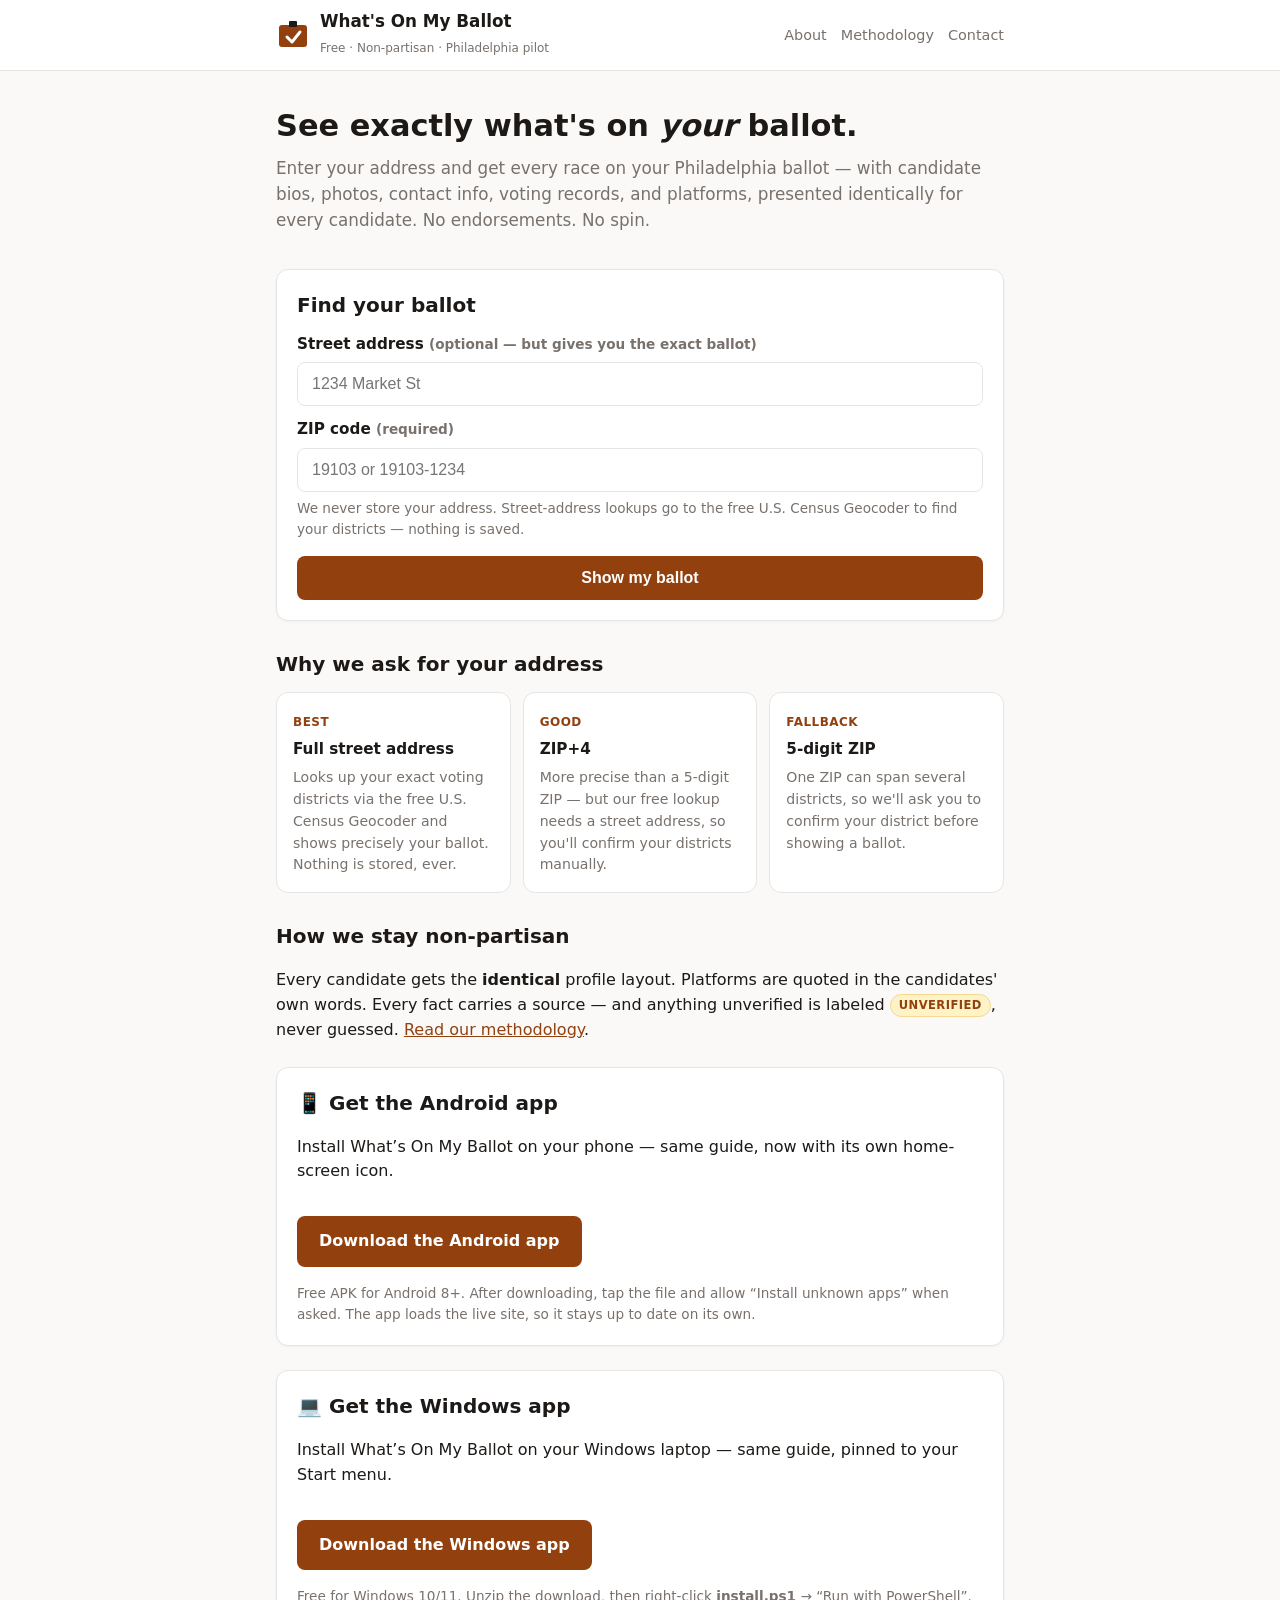
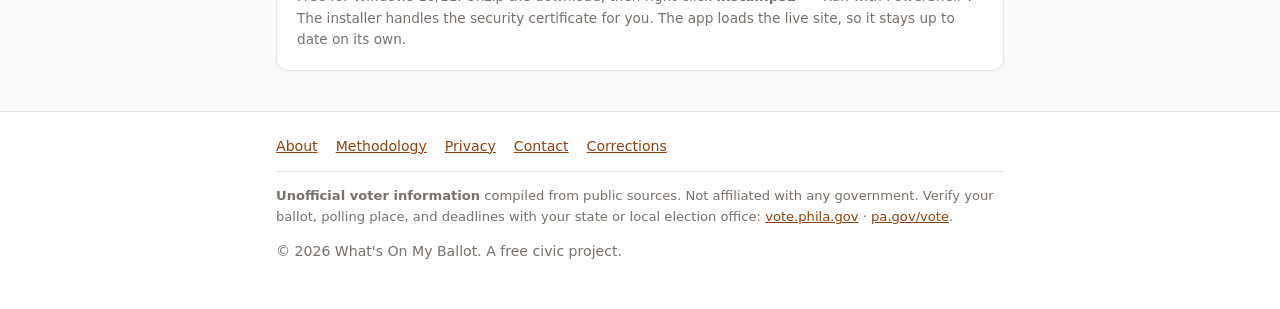
<file: index.html>
<!DOCTYPE html>
<html lang="en">
<head>
<meta charset="utf-8">
<meta name="viewport" content="width=device-width, initial-scale=1">
<title>What's On My Ballot — Philadelphia</title>
<meta name="description" content="Free, non-partisan. Enter your address and see exactly what's on your Philadelphia ballot — candidates, bios, voting records, and platforms.">
<link rel="manifest" href="manifest.json">
<meta name="theme-color" content="#faf9f7">
<link rel="stylesheet" href="css/styles.css">
</head>
<body data-page="home">

<header class="site-header">
  <div class="wrap">
    <a class="brand" href="index.html" aria-label="What's On My Ballot — home">
      <svg width="34" height="34" viewBox="0 0 34 34" aria-hidden="true">
        <rect x="3" y="7" width="28" height="22" rx="3" fill="#92400e"/>
        <rect x="13" y="3" width="8" height="6" rx="1" fill="#1c1917"/>
        <path d="M11 19l5 5 8-10" stroke="#fff" stroke-width="3" fill="none" stroke-linecap="round" stroke-linejoin="round"/>
      </svg>
      <span><span class="brand-name">What's On My Ballot</span><br><span class="brand-sub">Free · Non-partisan · Philadelphia pilot</span></span>
    </a>
    <nav class="site-nav" aria-label="Main">
      <a href="about.html">About</a>
      <a href="methodology.html">Methodology</a>
      <a href="contact.html">Contact</a>
    </nav>
  </div>
</header>

<main class="wrap">
  <section class="hero">
    <h1>See exactly what's on <em>your</em> ballot.</h1>
    <p class="lede">Enter your address and get every race on your Philadelphia ballot — with candidate bios, photos, contact info, voting records, and platforms, presented identically for every candidate. No endorsements. No spin.</p>
  </section>

  <section class="lookup-card" aria-labelledby="lookup-heading">
    <h2 id="lookup-heading" class="section-title" style="margin-top:0">Find your ballot</h2>
    <form id="lookup-form" novalidate>
      <label for="street">Street address <span class="hint">(optional — but gives you the exact ballot)</span></label>
      <input id="street" name="street" type="text" autocomplete="street-address" placeholder="1234 Market St">
      <label for="zip">ZIP code <span class="hint">(required)</span></label>
      <input id="zip" name="zip" type="text" inputmode="numeric" autocomplete="postal-code" placeholder="19103 or 19103-1234" required>
      <p id="zip-error" class="hint" hidden style="color:#b45309">Please enter a valid 5-digit ZIP (ZIP+4 also works).</p>
      <p class="hint">We never store your address. Street-address lookups go to the free U.S. Census Geocoder to find your districts — nothing is saved.</p>
      <div id="lookup-notice" class="banner" role="alert" hidden></div>
      <button class="btn btn-block" type="submit">Show my ballot</button>
    </form>
  </section>

  <h2 class="section-title">Why we ask for your address</h2>
  <div class="tiers">
    <div class="tier">
      <span class="grade">Best</span>
      <h3>Full street address</h3>
      <p>Looks up your exact voting districts via the free U.S. Census Geocoder and shows precisely your ballot. Nothing is stored, ever.</p>
    </div>
    <div class="tier">
      <span class="grade">Good</span>
      <h3>ZIP+4</h3>
      <p>More precise than a 5-digit ZIP — but our free lookup needs a street address, so you'll confirm your districts manually.</p>
    </div>
    <div class="tier">
      <span class="grade">Fallback</span>
      <h3>5-digit ZIP</h3>
      <p>One ZIP can span several districts, so we'll ask you to confirm your district before showing a ballot.</p>
    </div>
  </div>

  <h2 class="section-title">How we stay non-partisan</h2>
  <p>Every candidate gets the <strong>identical</strong> profile layout. Platforms are quoted in the candidates' own words. Every fact carries a source — and anything unverified is labeled <span class="tag">unverified</span>, never guessed. <a href="methodology.html">Read our methodology</a>.</p>

  <section class="lookup-card" id="android-app-card" aria-labelledby="android-app-heading" style="margin-top:24px">
    <h2 id="android-app-heading" class="section-title" style="margin-top:0">📱 Get the Android app</h2>
    <p>Install What&rsquo;s On My Ballot on your phone — same guide, now with its own home-screen icon.</p>
    <p><a class="btn" href="apk/whats-on-my-ballot-v1.0.0.apk">Download the Android app</a></p>
    <p class="hint">Free APK for Android 8+. After downloading, tap the file and allow &ldquo;Install unknown apps&rdquo; when asked. The app loads the live site, so it stays up to date on its own.</p>
  </section>
  <section class="lookup-card" id="windows-app-card" aria-labelledby="windows-app-heading" style="margin-top:24px">
    <h2 id="windows-app-heading" class="section-title" style="margin-top:0">💻 Get the Windows app</h2>
    <p>Install What&rsquo;s On My Ballot on your Windows laptop — same guide, pinned to your Start menu.</p>
    <p><a class="btn" href="windows/whats-on-my-ballot-v1.0.0.zip">Download the Windows app</a></p>
    <p class="hint">Free for Windows 10/11. Unzip the download, then right-click <strong>install.ps1</strong> &rarr; &ldquo;Run with PowerShell&rdquo;. The installer handles the security certificate for you. The app loads the live site, so it stays up to date on its own.</p>
  </section>
</main>

<footer class="site-footer">
  <div class="wrap">
    <nav aria-label="Footer">
      <a href="about.html">About</a>
      <a href="methodology.html">Methodology</a>
      <a href="privacy.html">Privacy</a>
      <a href="contact.html">Contact</a>
      <a href="corrections.html">Corrections</a>
    </nav>
    <p class="disclaimer"><strong>Unofficial voter information</strong> compiled from public sources. Not affiliated with any government. Verify your ballot, polling place, and deadlines with your state or local election office: <a href="https://vote.phila.gov/">vote.phila.gov</a> · <a href="https://www.pa.gov/en/agencies/vote.html">pa.gov/vote</a>.</p>
    <p>© <span id="year"></span> What's On My Ballot. A free civic project.</p>
  </div>
</footer>

<script src="js/app.js"></script>
</body>
</html>
</file>
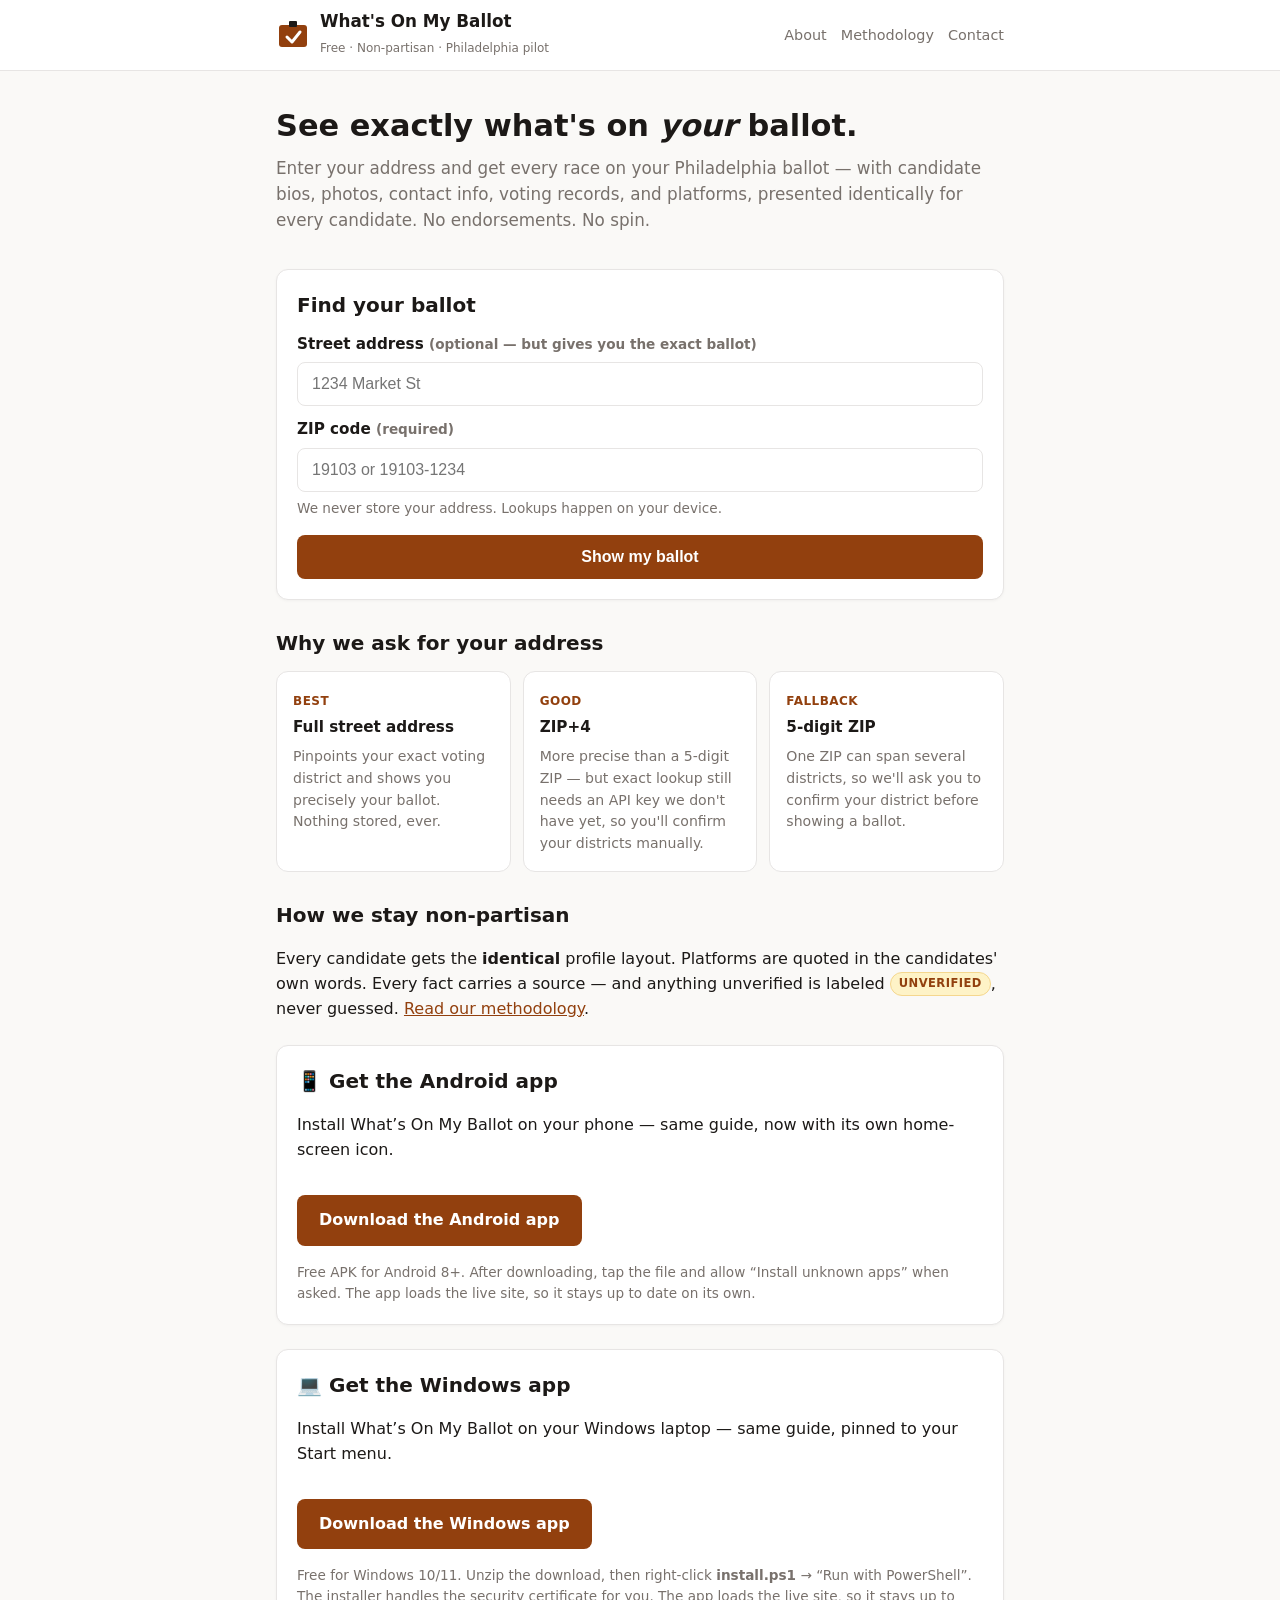
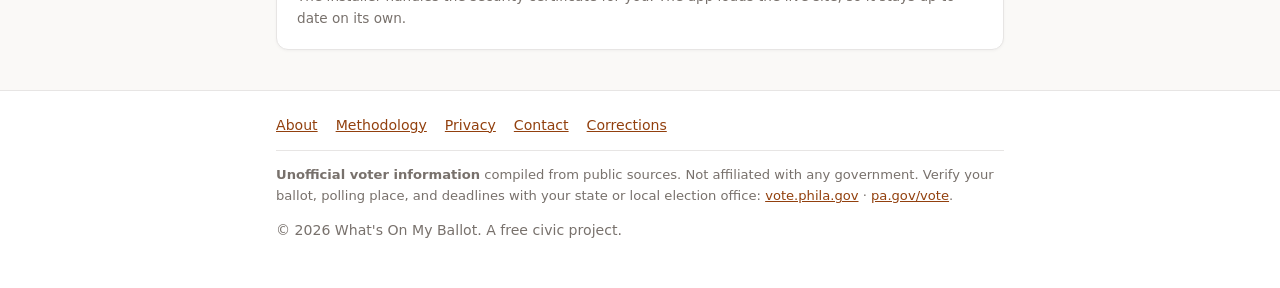
<file: frontend/index.html>
<!DOCTYPE html>
<html lang="en">
<head>
<meta charset="utf-8">
<meta name="viewport" content="width=device-width, initial-scale=1">
<title>What's On My Ballot — Philadelphia</title>
<meta name="description" content="Free, non-partisan. Enter your address and see exactly what's on your Philadelphia ballot — candidates, bios, voting records, and platforms.">
<link rel="manifest" href="manifest.json">
<meta name="theme-color" content="#faf9f7">
<link rel="stylesheet" href="css/styles.css">
</head>
<body data-page="home">

<header class="site-header">
  <div class="wrap">
    <a class="brand" href="index.html" aria-label="What's On My Ballot — home">
      <svg width="34" height="34" viewBox="0 0 34 34" aria-hidden="true">
        <rect x="3" y="7" width="28" height="22" rx="3" fill="#92400e"/>
        <rect x="13" y="3" width="8" height="6" rx="1" fill="#1c1917"/>
        <path d="M11 19l5 5 8-10" stroke="#fff" stroke-width="3" fill="none" stroke-linecap="round" stroke-linejoin="round"/>
      </svg>
      <span><span class="brand-name">What's On My Ballot</span><br><span class="brand-sub">Free · Non-partisan · Philadelphia pilot</span></span>
    </a>
    <nav class="site-nav" aria-label="Main">
      <a href="about.html">About</a>
      <a href="methodology.html">Methodology</a>
      <a href="contact.html">Contact</a>
    </nav>
  </div>
</header>

<main class="wrap">
  <section class="hero">
    <h1>See exactly what's on <em>your</em> ballot.</h1>
    <p class="lede">Enter your address and get every race on your Philadelphia ballot — with candidate bios, photos, contact info, voting records, and platforms, presented identically for every candidate. No endorsements. No spin.</p>
  </section>

  <section class="lookup-card" aria-labelledby="lookup-heading">
    <h2 id="lookup-heading" class="section-title" style="margin-top:0">Find your ballot</h2>
    <form id="lookup-form" novalidate>
      <label for="street">Street address <span class="hint">(optional — but gives you the exact ballot)</span></label>
      <input id="street" name="street" type="text" autocomplete="street-address" placeholder="1234 Market St">
      <label for="zip">ZIP code <span class="hint">(required)</span></label>
      <input id="zip" name="zip" type="text" inputmode="numeric" autocomplete="postal-code" placeholder="19103 or 19103-1234" required>
      <p id="zip-error" class="hint" hidden style="color:#b45309">Please enter a valid 5-digit ZIP (ZIP+4 also works).</p>
      <p class="hint">We never store your address. Lookups happen on your device.</p>
      <div id="lookup-notice" class="banner" role="alert" hidden></div>
      <button class="btn btn-block" type="submit">Show my ballot</button>
    </form>
  </section>

  <h2 class="section-title">Why we ask for your address</h2>
  <div class="tiers">
    <div class="tier">
      <span class="grade">Best</span>
      <h3>Full street address</h3>
      <p>Pinpoints your exact voting district and shows you precisely your ballot. Nothing stored, ever.</p>
    </div>
    <div class="tier">
      <span class="grade">Good</span>
      <h3>ZIP+4</h3>
      <p>More precise than a 5-digit ZIP — but exact lookup still needs an API key we don't have yet, so you'll confirm your districts manually.</p>
    </div>
    <div class="tier">
      <span class="grade">Fallback</span>
      <h3>5-digit ZIP</h3>
      <p>One ZIP can span several districts, so we'll ask you to confirm your district before showing a ballot.</p>
    </div>
  </div>

  <h2 class="section-title">How we stay non-partisan</h2>
  <p>Every candidate gets the <strong>identical</strong> profile layout. Platforms are quoted in the candidates' own words. Every fact carries a source — and anything unverified is labeled <span class="tag">unverified</span>, never guessed. <a href="methodology.html">Read our methodology</a>.</p>

  <section class="lookup-card" id="android-app-card" aria-labelledby="android-app-heading" style="margin-top:24px">
    <h2 id="android-app-heading" class="section-title" style="margin-top:0">📱 Get the Android app</h2>
    <p>Install What&rsquo;s On My Ballot on your phone — same guide, now with its own home-screen icon.</p>
    <p><a class="btn" download="whats-on-my-ballot-v1.0.0.apk" href="apk/whats-on-my-ballot-v1.0.0.apk">Download the Android app</a></p>
    <p class="hint">Free APK for Android 8+. After downloading, tap the file and allow &ldquo;Install unknown apps&rdquo; when asked. The app loads the live site, so it stays up to date on its own.</p>
  </section>
  <section class="lookup-card" id="windows-app-card" aria-labelledby="windows-app-heading" style="margin-top:24px">
    <h2 id="windows-app-heading" class="section-title" style="margin-top:0">💻 Get the Windows app</h2>
    <p>Install What&rsquo;s On My Ballot on your Windows laptop — same guide, pinned to your Start menu.</p>
    <p><a class="btn" download="whats-on-my-ballot-v1.0.0.zip" href="windows/whats-on-my-ballot-v1.0.0.zip">Download the Windows app</a></p>
    <p class="hint">Free for Windows 10/11. Unzip the download, then right-click <strong>install.ps1</strong> &rarr; &ldquo;Run with PowerShell&rdquo;. The installer handles the security certificate for you. The app loads the live site, so it stays up to date on its own.</p>
  </section>
</main>

<footer class="site-footer">
  <div class="wrap">
    <nav aria-label="Footer">
      <a href="about.html">About</a>
      <a href="methodology.html">Methodology</a>
      <a href="privacy.html">Privacy</a>
      <a href="contact.html">Contact</a>
      <a href="corrections.html">Corrections</a>
    </nav>
    <p class="disclaimer"><strong>Unofficial voter information</strong> compiled from public sources. Not affiliated with any government. Verify your ballot, polling place, and deadlines with your state or local election office: <a href="https://vote.phila.gov/">vote.phila.gov</a> · <a href="https://www.pa.gov/en/agencies/vote.html">pa.gov/vote</a>.</p>
    <p>© <span id="year"></span> What's On My Ballot. A free civic project.</p>
  </div>
</footer>

<script src="js/app.js"></script>
</body>
</html>
</file>
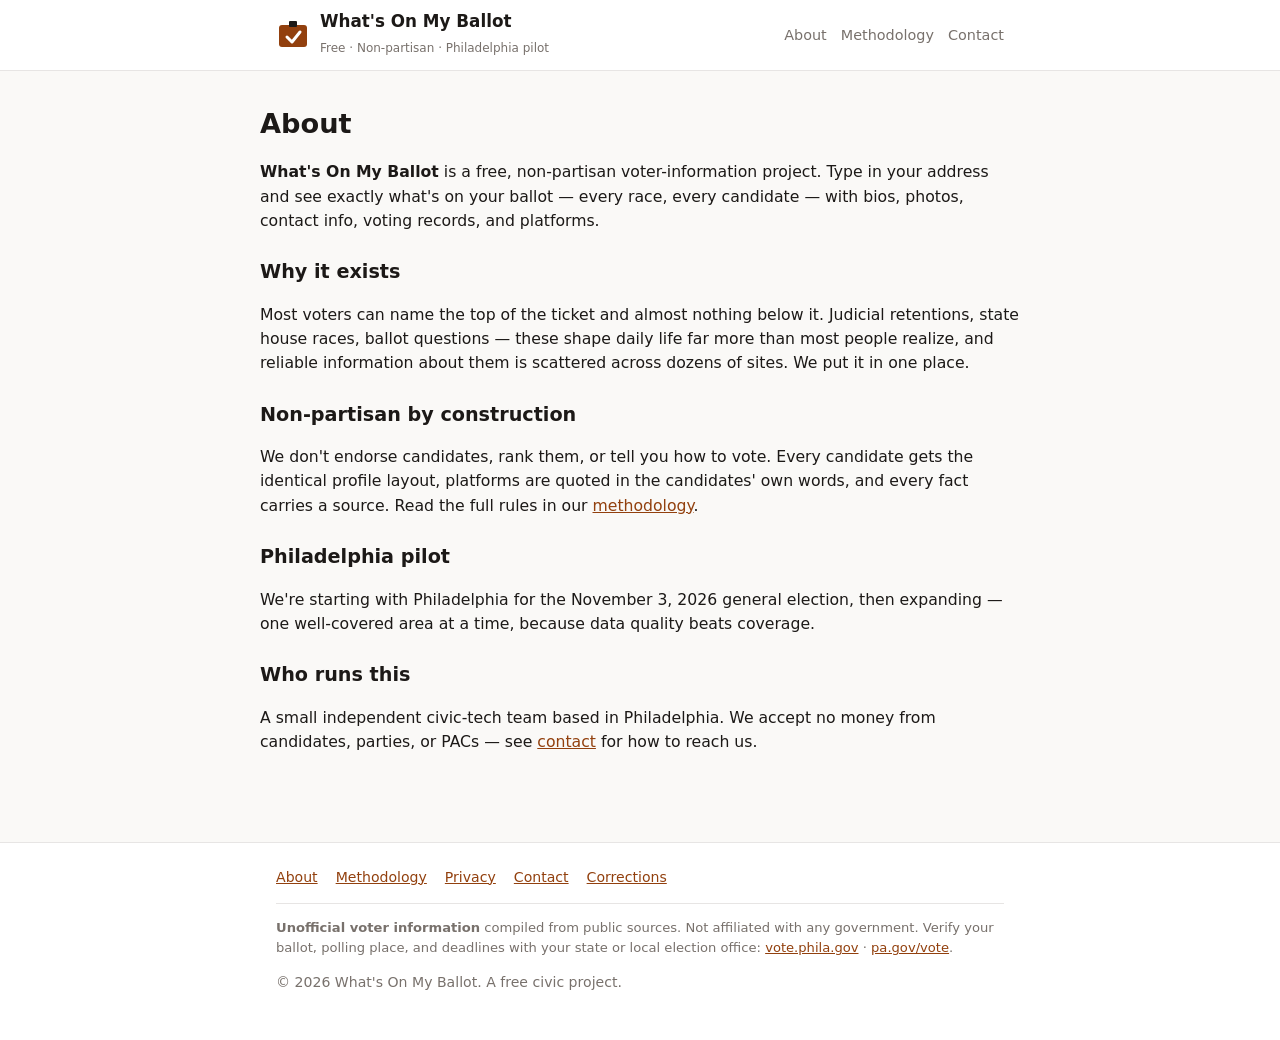
<file: about.html>
<!DOCTYPE html>
<html lang="en">
<head>
<meta charset="utf-8">
<meta name="viewport" content="width=device-width, initial-scale=1">
<title>About — What's On My Ballot</title>
<meta name="description" content="About What's On My Ballot: a free, non-partisan voter information project.">
<link rel="stylesheet" href="css/styles.css">
</head>
<body>
<header class="site-header">
  <div class="wrap">
    <a class="brand" href="index.html" aria-label="What's On My Ballot — home">
      <svg width="34" height="34" viewBox="0 0 34 34" aria-hidden="true"><rect x="3" y="7" width="28" height="22" rx="3" fill="#92400e"/><rect x="13" y="3" width="8" height="6" rx="1" fill="#1c1917"/><path d="M11 19l5 5 8-10" stroke="#fff" stroke-width="3" fill="none" stroke-linecap="round" stroke-linejoin="round"/></svg>
      <span><span class="brand-name">What's On My Ballot</span><br><span class="brand-sub">Free · Non-partisan · Philadelphia pilot</span></span>
    </a>
    <nav class="site-nav" aria-label="Main"><a href="about.html">About</a><a href="methodology.html">Methodology</a><a href="contact.html">Contact</a></nav>
  </div>
</header>
<main class="wrap prose">
  <h1>About</h1>
  <p><strong>What's On My Ballot</strong> is a free, non-partisan voter-information project. Type in your address and see exactly what's on your ballot — every race, every candidate — with bios, photos, contact info, voting records, and platforms.</p>
  <h2>Why it exists</h2>
  <p>Most voters can name the top of the ticket and almost nothing below it. Judicial retentions, state house races, ballot questions — these shape daily life far more than most people realize, and reliable information about them is scattered across dozens of sites. We put it in one place.</p>
  <h2>Non-partisan by construction</h2>
  <p>We don't endorse candidates, rank them, or tell you how to vote. Every candidate gets the identical profile layout, platforms are quoted in the candidates' own words, and every fact carries a source. Read the full rules in our <a href="methodology.html">methodology</a>.</p>
  <h2>Philadelphia pilot</h2>
  <p>We're starting with Philadelphia for the November 3, 2026 general election, then expanding — one well-covered area at a time, because data quality beats coverage.</p>
  <h2>Who runs this</h2>
  <p>A small independent civic-tech team based in Philadelphia. We accept no money from candidates, parties, or PACs — see <a href="contact.html">contact</a> for how to reach us.</p>
</main>
<footer class="site-footer"><div class="wrap">
  <nav aria-label="Footer"><a href="about.html">About</a><a href="methodology.html">Methodology</a><a href="privacy.html">Privacy</a><a href="contact.html">Contact</a><a href="corrections.html">Corrections</a></nav>
  <p class="disclaimer"><strong>Unofficial voter information</strong> compiled from public sources. Not affiliated with any government. Verify your ballot, polling place, and deadlines with your state or local election office: <a href="https://vote.phila.gov/">vote.phila.gov</a> · <a href="https://www.pa.gov/en/agencies/vote.html">pa.gov/vote</a>.</p>
  <p>© <span id="year"></span> What's On My Ballot. A free civic project.</p>
</div></footer>
<script src="js/app.js"></script>
</body>
</html>
</file>
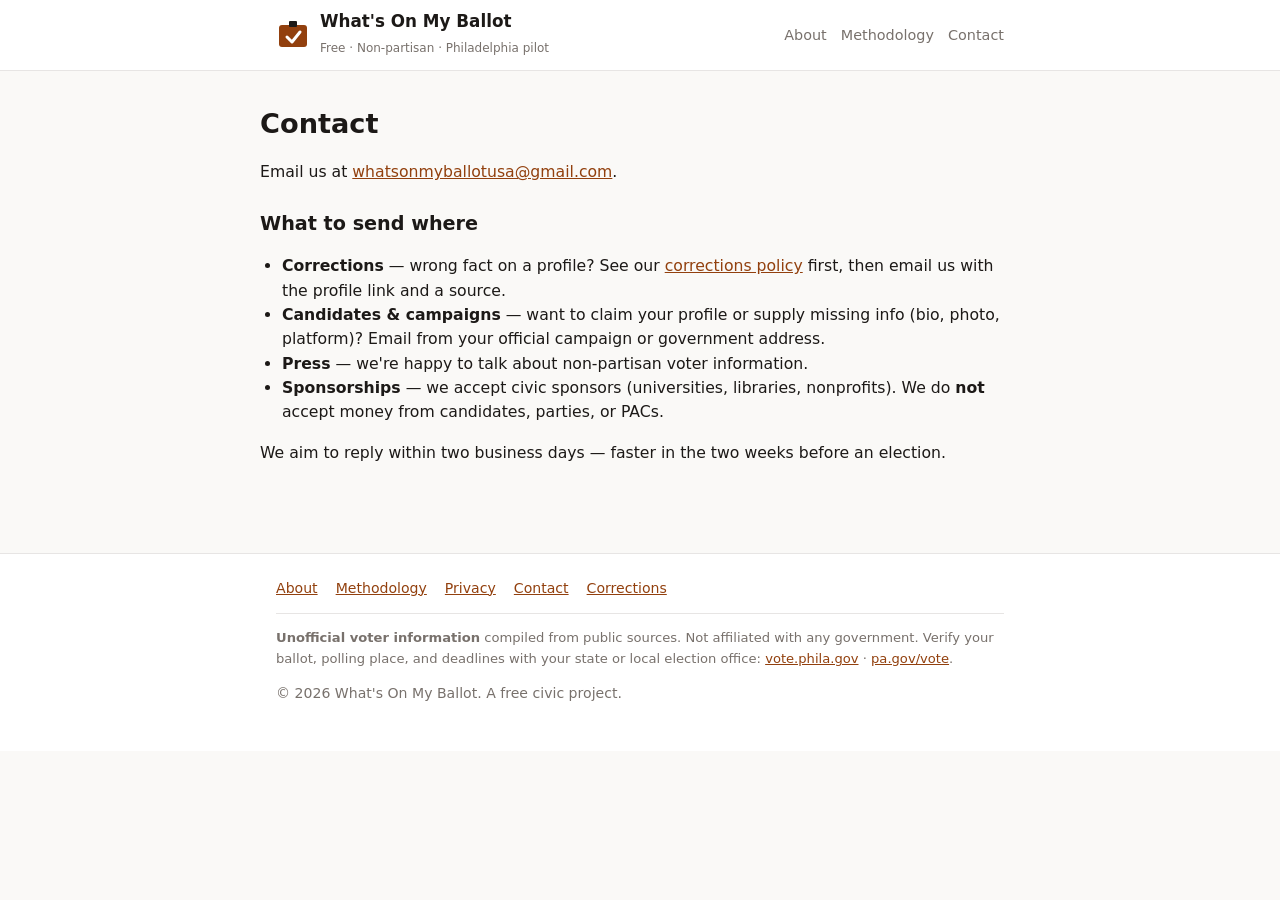
<file: contact.html>
<!DOCTYPE html>
<html lang="en">
<head>
<meta charset="utf-8">
<meta name="viewport" content="width=device-width, initial-scale=1">
<title>Contact — What's On My Ballot</title>
<meta name="description" content="Contact the What's On My Ballot team.">
<link rel="stylesheet" href="css/styles.css">
</head>
<body>
<header class="site-header">
  <div class="wrap">
    <a class="brand" href="index.html" aria-label="What's On My Ballot — home">
      <svg width="34" height="34" viewBox="0 0 34 34" aria-hidden="true"><rect x="3" y="7" width="28" height="22" rx="3" fill="#92400e"/><rect x="13" y="3" width="8" height="6" rx="1" fill="#1c1917"/><path d="M11 19l5 5 8-10" stroke="#fff" stroke-width="3" fill="none" stroke-linecap="round" stroke-linejoin="round"/></svg>
      <span><span class="brand-name">What's On My Ballot</span><br><span class="brand-sub">Free · Non-partisan · Philadelphia pilot</span></span>
    </a>
    <nav class="site-nav" aria-label="Main"><a href="about.html">About</a><a href="methodology.html">Methodology</a><a href="contact.html">Contact</a></nav>
  </div>
</header>
<main class="wrap prose">
  <h1>Contact</h1>
  <p>Email us at <a href="mailto:whatsonmyballotusa@gmail.com">whatsonmyballotusa@gmail.com</a>.</p>
  <h2>What to send where</h2>
  <ul>
    <li><strong>Corrections</strong> — wrong fact on a profile? See our <a href="corrections.html">corrections policy</a> first, then email us with the profile link and a source.</li>
    <li><strong>Candidates &amp; campaigns</strong> — want to claim your profile or supply missing info (bio, photo, platform)? Email from your official campaign or government address.</li>
    <li><strong>Press</strong> — we're happy to talk about non-partisan voter information.</li>
    <li><strong>Sponsorships</strong> — we accept civic sponsors (universities, libraries, nonprofits). We do <strong>not</strong> accept money from candidates, parties, or PACs.</li>
  </ul>
  <p>We aim to reply within two business days — faster in the two weeks before an election.</p>
</main>
<footer class="site-footer"><div class="wrap">
  <nav aria-label="Footer"><a href="about.html">About</a><a href="methodology.html">Methodology</a><a href="privacy.html">Privacy</a><a href="contact.html">Contact</a><a href="corrections.html">Corrections</a></nav>
  <p class="disclaimer"><strong>Unofficial voter information</strong> compiled from public sources. Not affiliated with any government. Verify your ballot, polling place, and deadlines with your state or local election office: <a href="https://vote.phila.gov/">vote.phila.gov</a> · <a href="https://www.pa.gov/en/agencies/vote.html">pa.gov/vote</a>.</p>
  <p>© <span id="year"></span> What's On My Ballot. A free civic project.</p>
</div></footer>
<script src="js/app.js"></script>
</body>
</html>
</file>
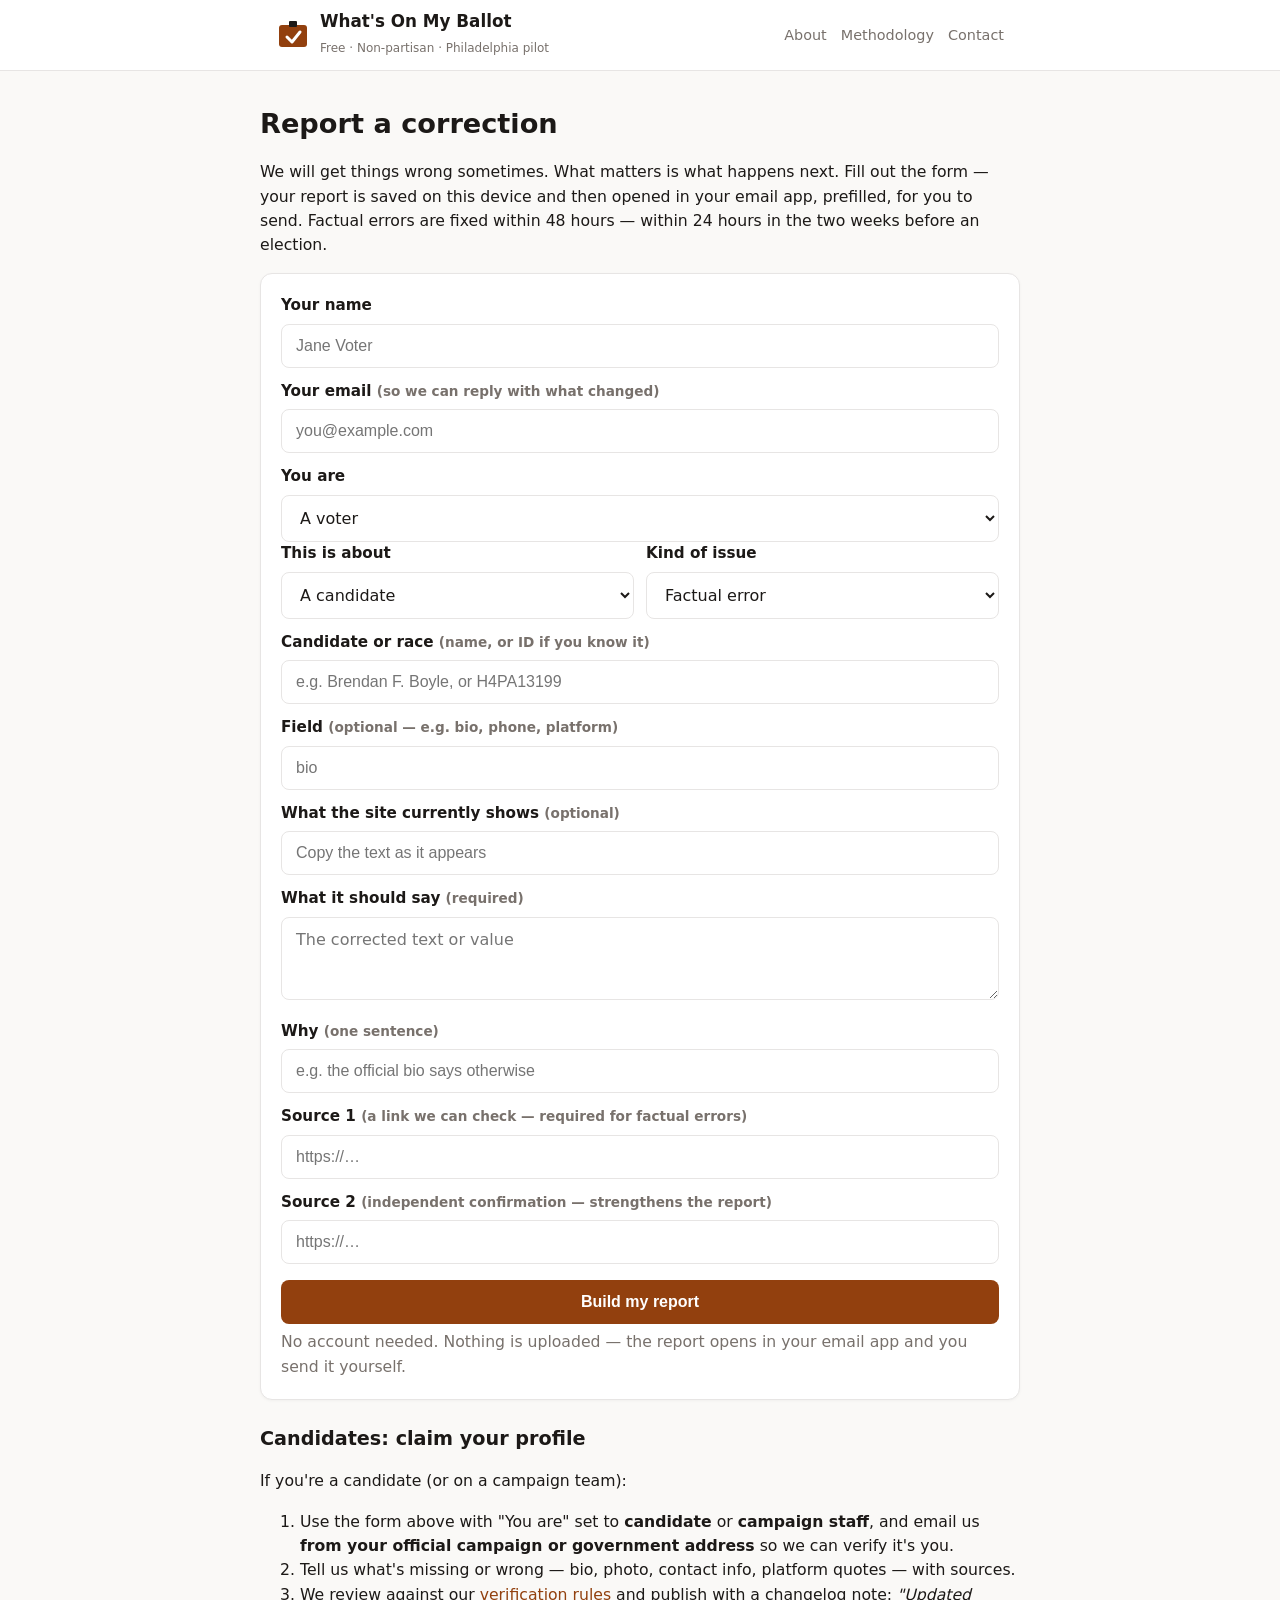
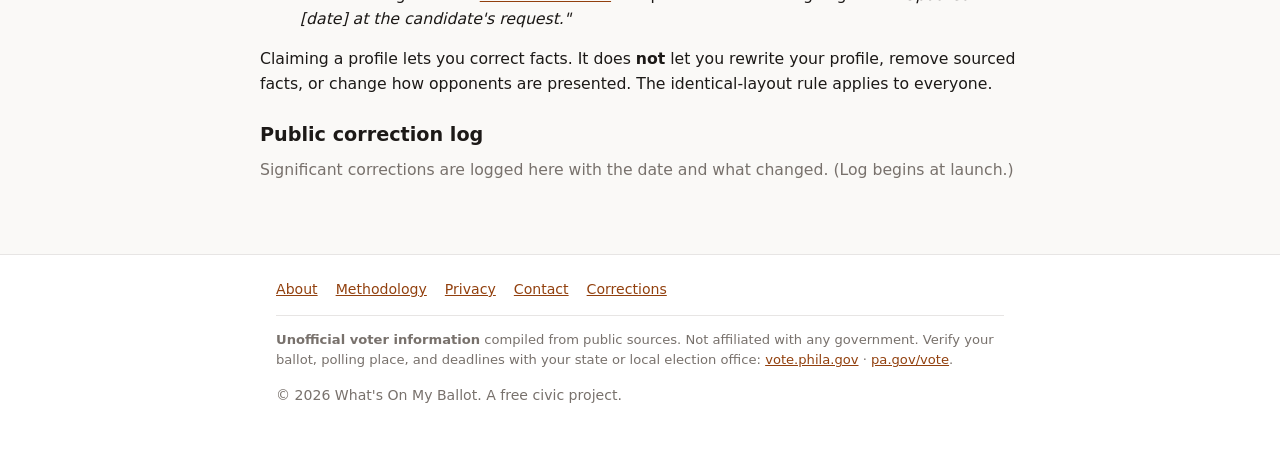
<file: corrections.html>
<!DOCTYPE html>
<html lang="en">
<head>
<meta charset="utf-8">
<meta name="viewport" content="width=device-width, initial-scale=1">
<title>Corrections — What's On My Ballot</title>
<meta name="description" content="Report an error or claim your candidate profile. Structured reports, human-reviewed.">
<link rel="manifest" href="manifest.json">
<meta name="theme-color" content="#faf9f7">
<link rel="stylesheet" href="css/styles.css">
</head>
<body data-page="corrections">

<header class="site-header">
  <div class="wrap">
    <a class="brand" href="index.html" aria-label="What's On My Ballot — home">
      <svg width="34" height="34" viewBox="0 0 34 34" aria-hidden="true"><rect x="3" y="7" width="28" height="22" rx="3" fill="#92400e"/><rect x="13" y="3" width="8" height="6" rx="1" fill="#1c1917"/><path d="M11 19l5 5 8-10" stroke="#fff" stroke-width="3" fill="none" stroke-linecap="round" stroke-linejoin="round"/></svg>
      <span><span class="brand-name">What's On My Ballot</span><br><span class="brand-sub">Free · Non-partisan · Philadelphia pilot</span></span>
    </a>
    <nav class="site-nav" aria-label="Main"><a href="about.html">About</a><a href="methodology.html">Methodology</a><a href="contact.html">Contact</a></nav>
  </div>
</header>

<main class="wrap prose">
  <h1>Report a correction</h1>
  <p>We will get things wrong sometimes. What matters is what happens next. Fill out the form — your report is saved on this device and then opened in your email app, prefilled, for you to send. Factual errors are fixed within 48 hours — within 24 hours in the two weeks before an election.</p>

  <form id="correction-form" class="lookup-card" novalidate>
    <label for="c-name">Your name</label>
    <input id="c-name" name="name" type="text" autocomplete="name" placeholder="Jane Voter">

    <label for="c-email">Your email <span class="hint">(so we can reply with what changed)</span></label>
    <input id="c-email" name="email" type="email" autocomplete="email" placeholder="you@example.com">

    <label for="c-relationship">You are</label>
    <select id="c-relationship" name="relationship">
      <option value="voter">A voter</option>
      <option value="candidate">A candidate</option>
      <option value="campaign_staff">Campaign staff</option>
      <option value="official">An election official</option>
    </select>

    <div class="form-row">
      <div>
        <label for="c-entity-type">This is about</label>
        <select id="c-entity-type" name="entityType">
          <option value="candidate">A candidate</option>
          <option value="contest">A race / contest</option>
          <option value="measure">A ballot question</option>
          <option value="district">A district</option>
          <option value="election_event">Election dates / deadlines</option>
        </select>
      </div>
      <div>
        <label for="c-kind">Kind of issue</label>
        <select id="c-kind" name="kind">
          <option value="factual_error">Factual error</option>
          <option value="missing_information">Missing information</option>
          <option value="outdated_information">Outdated information</option>
          <option value="photo_attribution">Photo / attribution</option>
        </select>
      </div>
    </div>

    <label for="c-entity-id">Candidate or race <span class="hint">(name, or ID if you know it)</span></label>
    <input id="c-entity-id" name="entityId" type="text" placeholder="e.g. Brendan F. Boyle, or H4PA13199">

    <label for="c-field">Field <span class="hint">(optional — e.g. bio, phone, platform)</span></label>
    <input id="c-field" name="field" type="text" placeholder="bio">

    <label for="c-current">What the site currently shows <span class="hint">(optional)</span></label>
    <input id="c-current" name="currentValue" type="text" placeholder="Copy the text as it appears">

    <label for="c-proposed">What it should say <span class="hint">(required)</span></label>
    <textarea id="c-proposed" name="proposedValue" rows="3" required placeholder="The corrected text or value"></textarea>

    <label for="c-reason">Why <span class="hint">(one sentence)</span></label>
    <input id="c-reason" name="reason" type="text" placeholder="e.g. the official bio says otherwise">

    <label for="c-ev1">Source 1 <span class="hint">(a link we can check — required for factual errors)</span></label>
    <input id="c-ev1" name="evidenceUrl1" type="url" inputmode="url" placeholder="https://…">

    <label for="c-ev2">Source 2 <span class="hint">(independent confirmation — strengthens the report)</span></label>
    <input id="c-ev2" name="evidenceUrl2" type="url" inputmode="url" placeholder="https://…">

    <p id="correction-status" class="hint" role="status" aria-live="polite"></p>
    <button class="btn btn-block" type="submit">Build my report</button>
    <p class="hint">No account needed. Nothing is uploaded — the report opens in your email app and you send it yourself.</p>
  </form>

  <h2>Candidates: claim your profile</h2>
  <p>If you're a candidate (or on a campaign team):</p>
  <ol>
    <li>Use the form above with "You are" set to <strong>candidate</strong> or <strong>campaign staff</strong>, and email us <strong>from your official campaign or government address</strong> so we can verify it's you.</li>
    <li>Tell us what's missing or wrong — bio, photo, contact info, platform quotes — with sources.</li>
    <li>We review against our <a href="methodology.html">verification rules</a> and publish with a changelog note: <em>"Updated [date] at the candidate's request."</em></li>
  </ol>
  <p>Claiming a profile lets you correct facts. It does <strong>not</strong> let you rewrite your profile, remove sourced facts, or change how opponents are presented. The identical-layout rule applies to everyone.</p>

  <h2>Public correction log</h2>
  <div id="correction-log"><p class="hint">Significant corrections are logged here with the date and what changed. (Log begins at launch.)</p></div>
</main>

<footer class="site-footer">
  <div class="wrap">
    <nav aria-label="Footer"><a href="about.html">About</a><a href="methodology.html">Methodology</a><a href="privacy.html">Privacy</a><a href="contact.html">Contact</a><a href="corrections.html">Corrections</a></nav>
    <p class="disclaimer"><strong>Unofficial voter information</strong> compiled from public sources. Not affiliated with any government. Verify your ballot, polling place, and deadlines with your state or local election office: <a href="https://vote.phila.gov/">vote.phila.gov</a> · <a href="https://www.pa.gov/en/agencies/vote.html">pa.gov/vote</a>.</p>
    <p>© <span id="year"></span> What's On My Ballot. A free civic project.</p>
  </div>
</footer>

<script src="js/app.js"></script>
<script src="js/corrections.js"></script>
<script>
  document.addEventListener("DOMContentLoaded", function () {
    if (window.WOMB_Corrections) {
      WOMB_Corrections.init({ formId: "correction-form", statusId: "correction-status" });
    }
  });
</script>
</body>
</html>
</file>
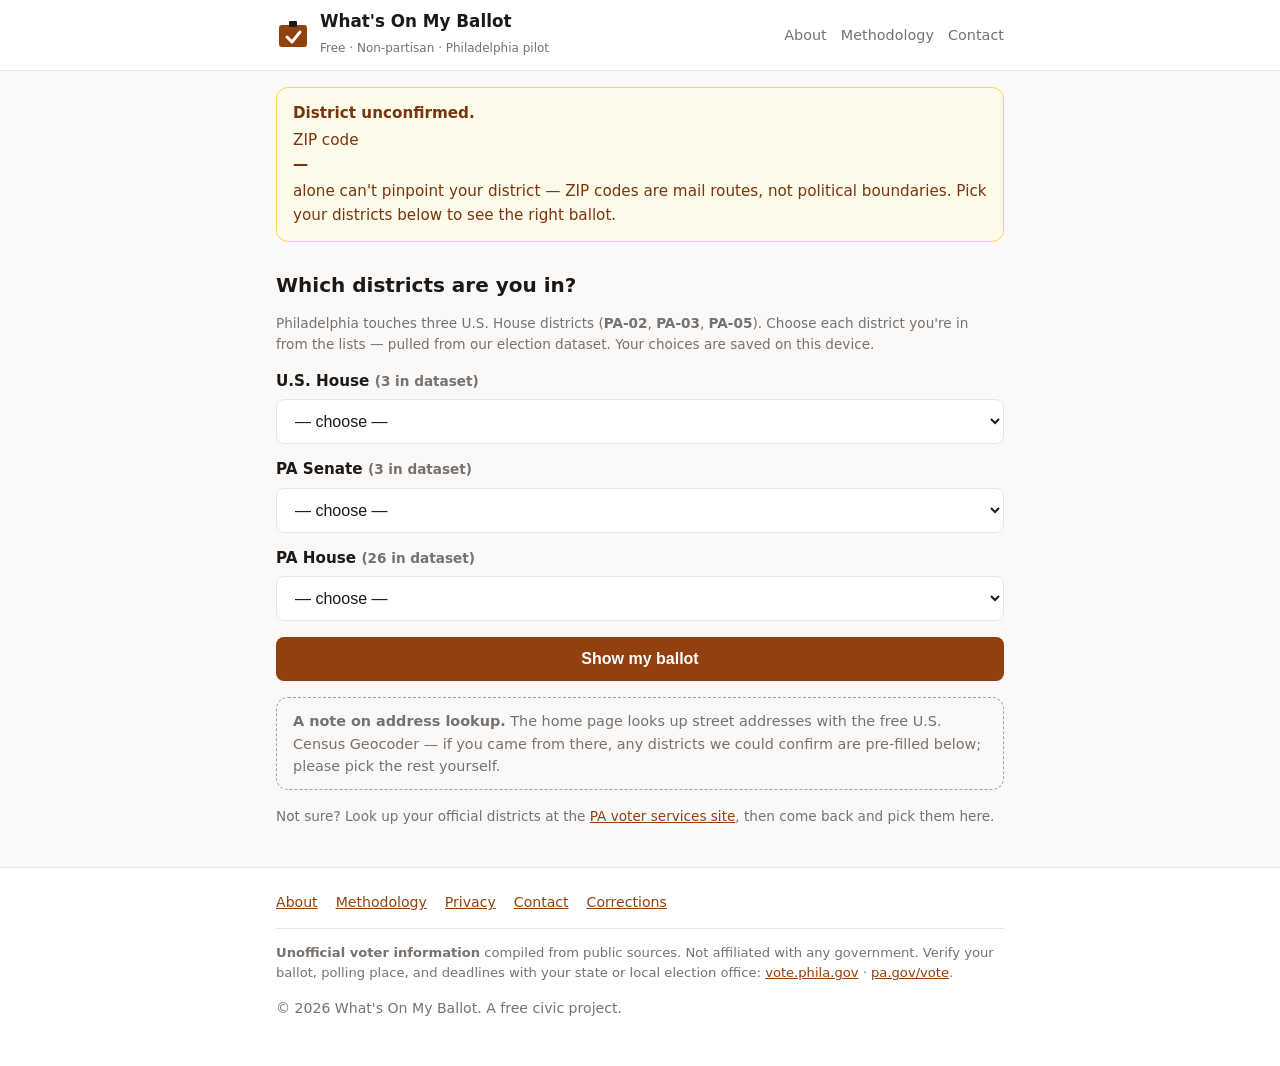
<file: district-picker.html>
<!DOCTYPE html>
<html lang="en">
<head>
<meta charset="utf-8">
<meta name="viewport" content="width=device-width, initial-scale=1">
<title>Pick your districts — What's On My Ballot</title>
<meta name="description" content="Choose your U.S. House, PA Senate, and PA House districts to see your exact ballot.">
<link rel="manifest" href="manifest.json">
<meta name="theme-color" content="#faf9f7">
<link rel="stylesheet" href="css/styles.css">
</head>
<body data-page="picker">

<header class="site-header">
  <div class="wrap">
    <a class="brand" href="index.html" aria-label="What's On My Ballot — home">
      <svg width="34" height="34" viewBox="0 0 34 34" aria-hidden="true">
        <rect x="3" y="7" width="28" height="22" rx="3" fill="#92400e"/>
        <rect x="13" y="3" width="8" height="6" rx="1" fill="#1c1917"/>
        <path d="M11 19l5 5 8-10" stroke="#fff" stroke-width="3" fill="none" stroke-linecap="round" stroke-linejoin="round"/>
      </svg>
      <span><span class="brand-name">What's On My Ballot</span><br><span class="brand-sub">Free · Non-partisan · Philadelphia pilot</span></span>
    </a>
    <nav class="site-nav" aria-label="Main">
      <a href="about.html">About</a>
      <a href="methodology.html">Methodology</a>
      <a href="contact.html">Contact</a>
    </nav>
  </div>
</header>

<main class="wrap">
  <div class="banner" role="alert">
    <strong>District unconfirmed.</strong>
    ZIP code <strong id="picker-zip">—</strong> alone can't pinpoint your district — ZIP codes are mail routes, not political boundaries. Pick your districts below to see the right ballot.
  </div>

  <h1 class="section-title">Which districts are you in?</h1>
  <p class="hint">Philadelphia touches three U.S. House districts (<strong>PA-02</strong>, <strong>PA-03</strong>, <strong>PA-05</strong>). Choose each district you're in from the lists — pulled from our election dataset. Your choices are saved on this device.</p>

  <form id="picker-form" novalidate>
    <div id="picker-selects" aria-live="polite">
      <p class="hint">Loading districts…</p>
    </div>
    <p id="picker-error" class="hint" hidden style="color:#b45309">Please choose at least one district before continuing.</p>
    <button class="btn btn-block" type="submit">Show my ballot</button>
  </form>

  <div id="addr-note" class="demo-note" hidden>
    <strong>A note on address lookup.</strong> The home page looks up street addresses with the free U.S. Census Geocoder — if you came from there, any districts we could confirm are pre-filled below; please pick the rest yourself.
  </div>
  <div id="geook-note" class="banner" role="alert" hidden>
    <strong>We looked up your address.</strong> We confirmed some of your districts below — pick any remaining ones yourself, then continue. We'd rather ask than risk the wrong ballot.
  </div>

  <p class="hint" style="margin-top:16px">Not sure? Look up your official districts at the <a href="https://www.pavoterservices.pa.gov/">PA voter services site</a>, then come back and pick them here.</p>
</main>

<footer class="site-footer">
  <div class="wrap">
    <nav aria-label="Footer">
      <a href="about.html">About</a>
      <a href="methodology.html">Methodology</a>
      <a href="privacy.html">Privacy</a>
      <a href="contact.html">Contact</a>
      <a href="corrections.html">Corrections</a>
    </nav>
    <p class="disclaimer"><strong>Unofficial voter information</strong> compiled from public sources. Not affiliated with any government. Verify your ballot, polling place, and deadlines with your state or local election office: <a href="https://vote.phila.gov/">vote.phila.gov</a> · <a href="https://www.pa.gov/en/agencies/vote.html">pa.gov/vote</a>.</p>
    <p>© <span id="year"></span> What's On My Ballot. A free civic project.</p>
  </div>
</footer>

<script src="js/app.js"></script>
</body>
</html>
</file>
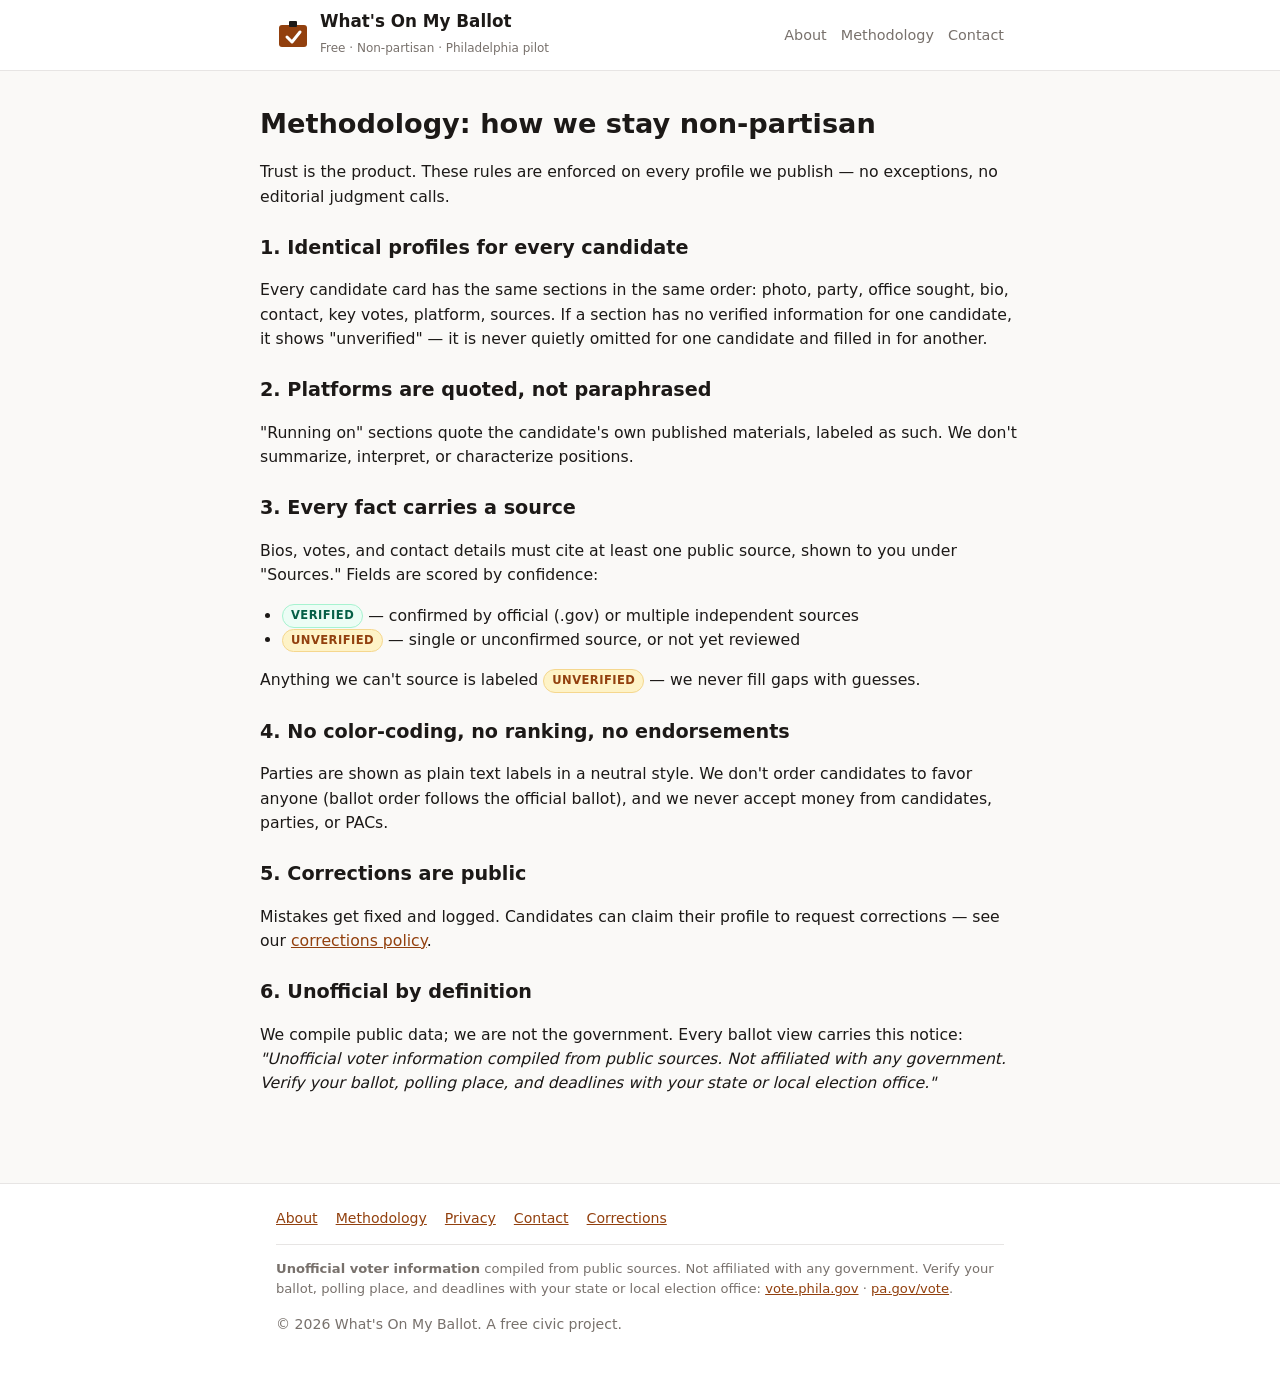
<file: methodology.html>
<!DOCTYPE html>
<html lang="en">
<head>
<meta charset="utf-8">
<meta name="viewport" content="width=device-width, initial-scale=1">
<title>Methodology — What's On My Ballot</title>
<meta name="description" content="How What's On My Ballot stays non-partisan: identical candidate profiles, quoted platforms, sourced facts, and a public corrections policy.">
<link rel="stylesheet" href="css/styles.css">
</head>
<body>
<header class="site-header">
  <div class="wrap">
    <a class="brand" href="index.html" aria-label="What's On My Ballot — home">
      <svg width="34" height="34" viewBox="0 0 34 34" aria-hidden="true"><rect x="3" y="7" width="28" height="22" rx="3" fill="#92400e"/><rect x="13" y="3" width="8" height="6" rx="1" fill="#1c1917"/><path d="M11 19l5 5 8-10" stroke="#fff" stroke-width="3" fill="none" stroke-linecap="round" stroke-linejoin="round"/></svg>
      <span><span class="brand-name">What's On My Ballot</span><br><span class="brand-sub">Free · Non-partisan · Philadelphia pilot</span></span>
    </a>
    <nav class="site-nav" aria-label="Main"><a href="about.html">About</a><a href="methodology.html">Methodology</a><a href="contact.html">Contact</a></nav>
  </div>
</header>
<main class="wrap prose">
  <h1>Methodology: how we stay non-partisan</h1>
  <p>Trust is the product. These rules are enforced on every profile we publish — no exceptions, no editorial judgment calls.</p>
  <h2>1. Identical profiles for every candidate</h2>
  <p>Every candidate card has the same sections in the same order: photo, party, office sought, bio, contact, key votes, platform, sources. If a section has no verified information for one candidate, it shows "unverified" — it is never quietly omitted for one candidate and filled in for another.</p>
  <h2>2. Platforms are quoted, not paraphrased</h2>
  <p>"Running on" sections quote the candidate's own published materials, labeled as such. We don't summarize, interpret, or characterize positions.</p>
  <h2>3. Every fact carries a source</h2>
  <p>Bios, votes, and contact details must cite at least one public source, shown to you under "Sources." Fields are scored by confidence:</p>
  <ul>
    <li><span class="tag verified">verified</span> — confirmed by official (.gov) or multiple independent sources</li>
    <li><span class="tag">unverified</span> — single or unconfirmed source, or not yet reviewed</li>
  </ul>
  <p>Anything we can't source is labeled <span class="tag">unverified</span> — we never fill gaps with guesses.</p>
  <h2>4. No color-coding, no ranking, no endorsements</h2>
  <p>Parties are shown as plain text labels in a neutral style. We don't order candidates to favor anyone (ballot order follows the official ballot), and we never accept money from candidates, parties, or PACs.</p>
  <h2>5. Corrections are public</h2>
  <p>Mistakes get fixed and logged. Candidates can claim their profile to request corrections — see our <a href="corrections.html">corrections policy</a>.</p>
  <h2>6. Unofficial by definition</h2>
  <p>We compile public data; we are not the government. Every ballot view carries this notice: <em>"Unofficial voter information compiled from public sources. Not affiliated with any government. Verify your ballot, polling place, and deadlines with your state or local election office."</em></p>
</main>
<footer class="site-footer"><div class="wrap">
  <nav aria-label="Footer"><a href="about.html">About</a><a href="methodology.html">Methodology</a><a href="privacy.html">Privacy</a><a href="contact.html">Contact</a><a href="corrections.html">Corrections</a></nav>
  <p class="disclaimer"><strong>Unofficial voter information</strong> compiled from public sources. Not affiliated with any government. Verify your ballot, polling place, and deadlines with your state or local election office: <a href="https://vote.phila.gov/">vote.phila.gov</a> · <a href="https://www.pa.gov/en/agencies/vote.html">pa.gov/vote</a>.</p>
  <p>© <span id="year"></span> What's On My Ballot. A free civic project.</p>
</div></footer>
<script src="js/app.js"></script>
</body>
</html>
</file>
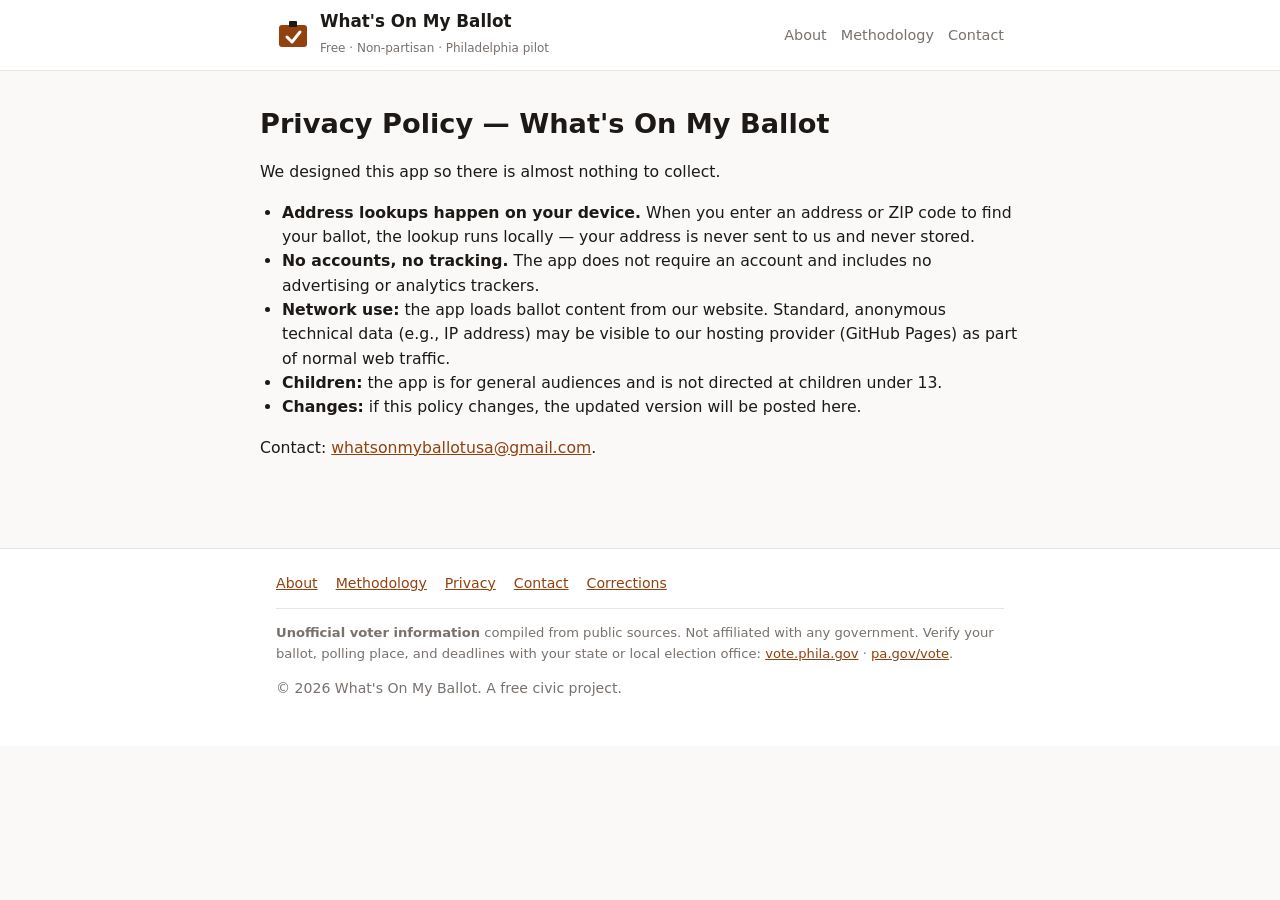
<file: privacy.html>
<!DOCTYPE html>
<html lang="en">
<head>
<meta charset="utf-8">
<meta name="viewport" content="width=device-width, initial-scale=1">
<title>Privacy — What's On My Ballot</title>
<meta name="description" content="Privacy Policy — What's On My Ballot. We designed this app so there is almost nothing to collect.">
<link rel="stylesheet" href="css/styles.css">
</head>
<body>
<header class="site-header">
  <div class="wrap">
    <a class="brand" href="index.html" aria-label="What's On My Ballot — home">
      <svg width="34" height="34" viewBox="0 0 34 34" aria-hidden="true"><rect x="3" y="7" width="28" height="22" rx="3" fill="#92400e"/><rect x="13" y="3" width="8" height="6" rx="1" fill="#1c1917"/><path d="M11 19l5 5 8-10" stroke="#fff" stroke-width="3" fill="none" stroke-linecap="round" stroke-linejoin="round"/></svg>
      <span><span class="brand-name">What's On My Ballot</span><br><span class="brand-sub">Free · Non-partisan · Philadelphia pilot</span></span>
    </a>
    <nav class="site-nav" aria-label="Main"><a href="about.html">About</a><a href="methodology.html">Methodology</a><a href="contact.html">Contact</a></nav>
  </div>
</header>
<main class="wrap prose">
  <h1>Privacy Policy — What's On My Ballot</h1>
  <p>We designed this app so there is almost nothing to collect.</p>
  <ul>
    <li><strong>Address lookups happen on your device.</strong> When you enter an address or ZIP code to find your ballot, the lookup runs locally — your address is never sent to us and never stored.</li>
    <li><strong>No accounts, no tracking.</strong> The app does not require an account and includes no advertising or analytics trackers.</li>
    <li><strong>Network use:</strong> the app loads ballot content from our website. Standard, anonymous technical data (e.g., IP address) may be visible to our hosting provider (GitHub Pages) as part of normal web traffic.</li>
    <li><strong>Children:</strong> the app is for general audiences and is not directed at children under 13.</li>
    <li><strong>Changes:</strong> if this policy changes, the updated version will be posted here.</li>
  </ul>
  <p>Contact: <a href="mailto:whatsonmyballotusa@gmail.com">whatsonmyballotusa@gmail.com</a>.</p>
</main>
<footer class="site-footer"><div class="wrap">
  <nav aria-label="Footer"><a href="about.html">About</a><a href="methodology.html">Methodology</a><a href="privacy.html">Privacy</a><a href="contact.html">Contact</a><a href="corrections.html">Corrections</a></nav>
  <p class="disclaimer"><strong>Unofficial voter information</strong> compiled from public sources. Not affiliated with any government. Verify your ballot, polling place, and deadlines with your state or local election office: <a href="https://vote.phila.gov/">vote.phila.gov</a> · <a href="https://www.pa.gov/en/agencies/vote.html">pa.gov/vote</a>.</p>
  <p>© <span id="year"></span> What's On My Ballot. A free civic project.</p>
</div></footer>
<script src="js/app.js"></script>
</body>
</html>
</file>
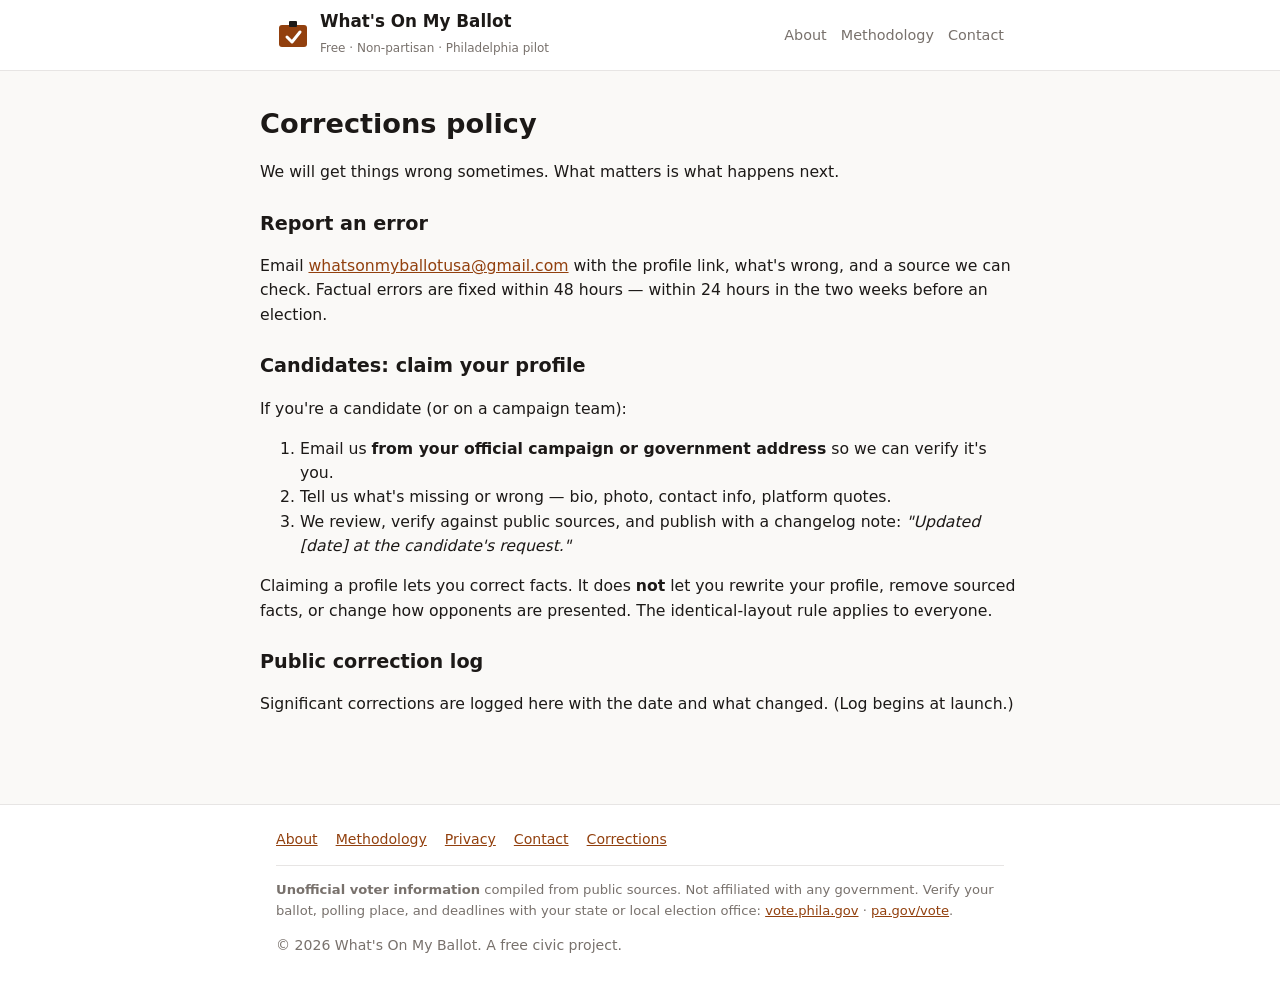
<file: frontend/corrections.html>
<!DOCTYPE html>
<html lang="en">
<head>
<meta charset="utf-8">
<meta name="viewport" content="width=device-width, initial-scale=1">
<title>Corrections — What's On My Ballot</title>
<meta name="description" content="Corrections policy: how to report an error or claim your candidate profile.">
<link rel="stylesheet" href="css/styles.css">
</head>
<body>
<header class="site-header">
  <div class="wrap">
    <a class="brand" href="index.html" aria-label="What's On My Ballot — home">
      <svg width="34" height="34" viewBox="0 0 34 34" aria-hidden="true"><rect x="3" y="7" width="28" height="22" rx="3" fill="#92400e"/><rect x="13" y="3" width="8" height="6" rx="1" fill="#1c1917"/><path d="M11 19l5 5 8-10" stroke="#fff" stroke-width="3" fill="none" stroke-linecap="round" stroke-linejoin="round"/></svg>
      <span><span class="brand-name">What's On My Ballot</span><br><span class="brand-sub">Free · Non-partisan · Philadelphia pilot</span></span>
    </a>
    <nav class="site-nav" aria-label="Main"><a href="about.html">About</a><a href="methodology.html">Methodology</a><a href="contact.html">Contact</a></nav>
  </div>
</header>
<main class="wrap prose">
  <h1>Corrections policy</h1>
  <p>We will get things wrong sometimes. What matters is what happens next.</p>
  <h2>Report an error</h2>
  <p>Email <a href="mailto:whatsonmyballotusa@gmail.com">whatsonmyballotusa@gmail.com</a> with the profile link, what's wrong, and a source we can check. Factual errors are fixed within 48 hours — within 24 hours in the two weeks before an election.</p>
  <h2>Candidates: claim your profile</h2>
  <p>If you're a candidate (or on a campaign team):</p>
  <ol>
    <li>Email us <strong>from your official campaign or government address</strong> so we can verify it's you.</li>
    <li>Tell us what's missing or wrong — bio, photo, contact info, platform quotes.</li>
    <li>We review, verify against public sources, and publish with a changelog note: <em>"Updated [date] at the candidate's request."</em></li>
  </ol>
  <p>Claiming a profile lets you correct facts. It does <strong>not</strong> let you rewrite your profile, remove sourced facts, or change how opponents are presented. The identical-layout rule applies to everyone.</p>
  <h2>Public correction log</h2>
  <p>Significant corrections are logged here with the date and what changed. (Log begins at launch.)</p>
</main>
<footer class="site-footer"><div class="wrap">
  <nav aria-label="Footer"><a href="about.html">About</a><a href="methodology.html">Methodology</a><a href="privacy.html">Privacy</a><a href="contact.html">Contact</a><a href="corrections.html">Corrections</a></nav>
  <p class="disclaimer"><strong>Unofficial voter information</strong> compiled from public sources. Not affiliated with any government. Verify your ballot, polling place, and deadlines with your state or local election office: <a href="https://vote.phila.gov/">vote.phila.gov</a> · <a href="https://www.pa.gov/en/agencies/vote.html">pa.gov/vote</a>.</p>
  <p>© <span id="year"></span> What's On My Ballot. A free civic project.</p>
</div></footer>
<script src="js/app.js"></script>
</body>
</html>
</file>
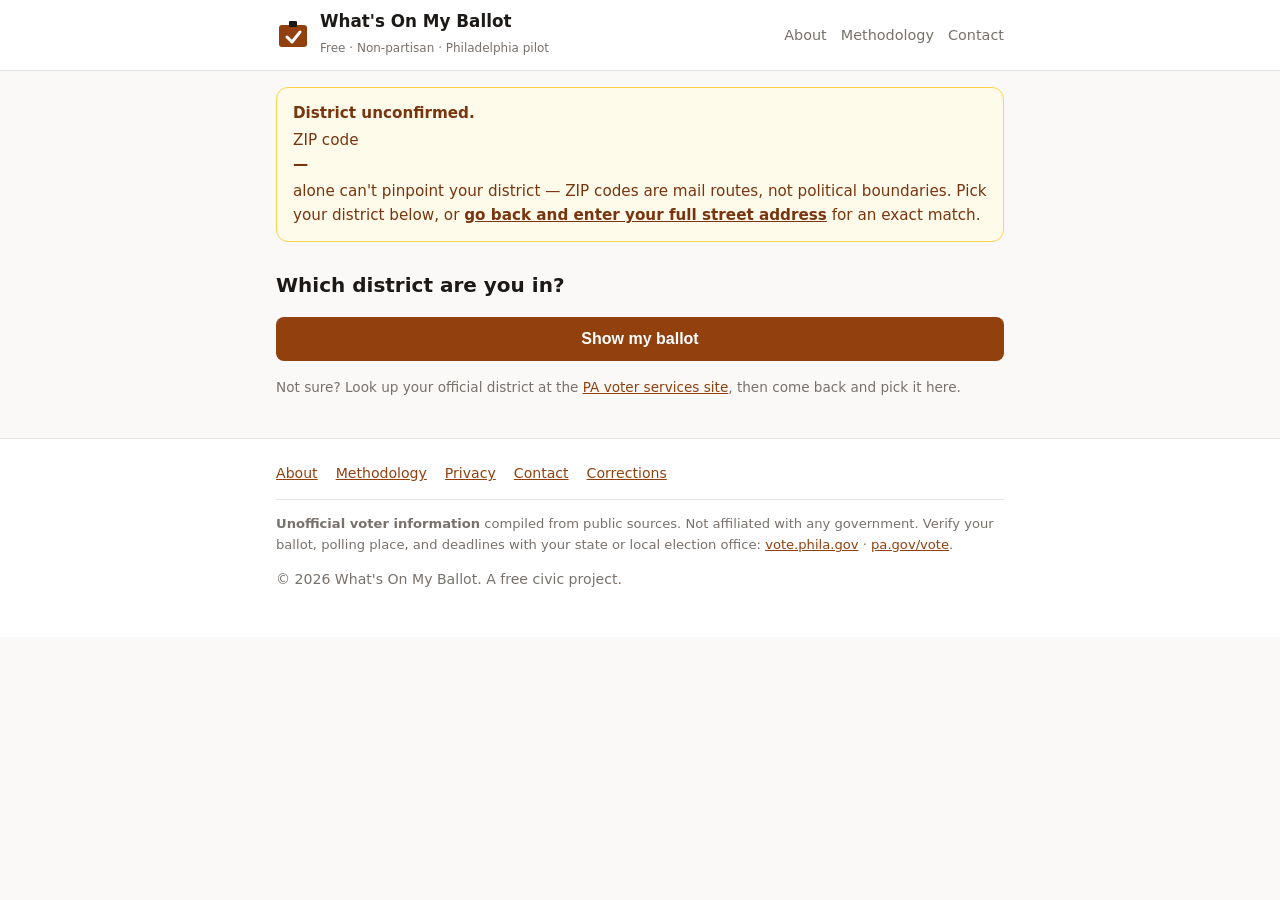
<file: frontend/district-picker.html>
<!DOCTYPE html>
<html lang="en">
<head>
<meta charset="utf-8">
<meta name="viewport" content="width=device-width, initial-scale=1">
<title>Confirm your district — What's On My Ballot</title>
<meta name="description" content="Your ZIP code touches more than one district. Confirm yours to see the correct ballot.">
<link rel="manifest" href="manifest.json">
<meta name="theme-color" content="#faf9f7">
<link rel="stylesheet" href="css/styles.css">
</head>
<body data-page="picker">

<header class="site-header">
  <div class="wrap">
    <a class="brand" href="index.html" aria-label="What's On My Ballot — home">
      <svg width="34" height="34" viewBox="0 0 34 34" aria-hidden="true">
        <rect x="3" y="7" width="28" height="22" rx="3" fill="#92400e"/>
        <rect x="13" y="3" width="8" height="6" rx="1" fill="#1c1917"/>
        <path d="M11 19l5 5 8-10" stroke="#fff" stroke-width="3" fill="none" stroke-linecap="round" stroke-linejoin="round"/>
      </svg>
      <span><span class="brand-name">What's On My Ballot</span><br><span class="brand-sub">Free · Non-partisan · Philadelphia pilot</span></span>
    </a>
    <nav class="site-nav" aria-label="Main">
      <a href="about.html">About</a>
      <a href="methodology.html">Methodology</a>
      <a href="contact.html">Contact</a>
    </nav>
  </div>
</header>

<main class="wrap">
  <div class="banner" role="alert">
    <strong>District unconfirmed.</strong>
    ZIP code <strong id="picker-zip">—</strong> alone can't pinpoint your district — ZIP codes are mail routes, not political boundaries. Pick your district below, or <a href="index.html">go back and enter your full street address</a> for an exact match.
  </div>

  <h1 class="section-title">Which district are you in?</h1>
  <p id="picker-note" class="hint"></p>

  <form id="picker-form">
    <div id="district-list" role="radiogroup" aria-label="Congressional districts"></div>
    <button class="btn btn-block" type="submit">Show my ballot</button>
  </form>

  <p class="hint" style="margin-top:16px">Not sure? Look up your official district at the <a href="https://www.pavoterservices.pa.gov/">PA voter services site</a>, then come back and pick it here.</p>
</main>

<footer class="site-footer">
  <div class="wrap">
    <nav aria-label="Footer">
      <a href="about.html">About</a>
      <a href="methodology.html">Methodology</a>
      <a href="privacy.html">Privacy</a>
      <a href="contact.html">Contact</a>
      <a href="corrections.html">Corrections</a>
    </nav>
    <p class="disclaimer"><strong>Unofficial voter information</strong> compiled from public sources. Not affiliated with any government. Verify your ballot, polling place, and deadlines with your state or local election office: <a href="https://vote.phila.gov/">vote.phila.gov</a> · <a href="https://www.pa.gov/en/agencies/vote.html">pa.gov/vote</a>.</p>
    <p>© <span id="year"></span> What's On My Ballot. A free civic project.</p>
  </div>
</footer>

<script src="js/app.js"></script>
</body>
</html>
</file>
<file: css/styles.css>
/* What's On My Ballot — neutral, non-partisan design system.
   Deliberately NO red/blue party color-coding anywhere. */

:root {
  --bg: #faf9f7;
  --surface: #ffffff;
  --ink: #1c1917;
  --muted: #78716c;
  --faint: #a8a29e;
  --border: #e7e5e4;
  --accent: #92400e;        /* warm amber-brown, party-neutral */
  --accent-soft: #fef3c7;
  --accent-border: #f5d78e;
  --warn-bg: #fffbeb;
  --warn-border: #fcd34d;
  --warn-ink: #78350f;
  --radius: 12px;
  --maxw: 760px;
}

* { box-sizing: border-box; }

html { -webkit-text-size-adjust: 100%; }

body {
  margin: 0;
  font-family: system-ui, -apple-system, "Segoe UI", Roboto, Helvetica, Arial, sans-serif;
  background: var(--bg);
  color: var(--ink);
  line-height: 1.55;
  font-size: 16px;
}

a { color: var(--accent); }
a:hover { color: #78350f; }

.wrap { max-width: var(--maxw); margin: 0 auto; padding: 0 16px; }

/* ---------- header ---------- */
.site-header {
  background: var(--surface);
  border-bottom: 1px solid var(--border);
  position: sticky;
  top: 0;
  z-index: 10;
}
.site-header .wrap {
  display: flex;
  align-items: center;
  justify-content: space-between;
  padding-top: 10px;
  padding-bottom: 10px;
}
.brand { display: flex; align-items: center; gap: 10px; text-decoration: none; color: var(--ink); }
.brand svg { flex: none; }
.brand-name { font-weight: 700; font-size: 1.05rem; line-height: 1.2; }
.brand-sub { font-size: 0.75rem; color: var(--muted); }
.site-nav { display: flex; gap: 14px; font-size: 0.9rem; }
.site-nav a { color: var(--muted); text-decoration: none; }
.site-nav a:hover { color: var(--ink); text-decoration: underline; }

/* ---------- hero / home ---------- */
.hero { padding: 36px 0 8px; text-align: left; }
.hero h1 { font-size: 1.9rem; line-height: 1.25; margin: 0 0 10px; }
.hero p.lede { color: var(--muted); font-size: 1.05rem; margin: 0 0 20px; }

.lookup-card {
  background: var(--surface);
  border: 1px solid var(--border);
  border-radius: var(--radius);
  padding: 20px;
  margin: 8px 0 24px;
  box-shadow: 0 1px 3px rgba(0,0,0,.04);
}
.lookup-card label { display: block; font-weight: 600; margin: 12px 0 6px; font-size: .95rem; }
.lookup-card label:first-child { margin-top: 0; }
.lookup-card input {
  width: 100%;
  padding: 12px 14px;
  font-size: 1rem;
  border: 1px solid var(--border);
  border-radius: 8px;
  background: #fff;
  color: var(--ink);
}
.lookup-card input:focus { outline: 2px solid var(--accent); outline-offset: 1px; }
.hint { font-size: .85rem; color: var(--muted); margin: 6px 0 0; }

.btn {
  display: inline-block;
  background: var(--accent);
  color: #fff;
  border: none;
  border-radius: 8px;
  padding: 13px 22px;
  font-size: 1rem;
  font-weight: 700;
  cursor: pointer;
  text-decoration: none;
  text-align: center;
  margin-top: 16px;
}
.btn:hover { background: #78350f; color: #fff; }
.btn-block { display: block; width: 100%; }
.btn-secondary {
  background: var(--surface);
  color: var(--ink);
  border: 1px solid var(--border);
}
.btn-secondary:hover { background: var(--bg); color: var(--ink); }

.tiers { display: grid; gap: 12px; margin: 0 0 28px; }
@media (min-width: 640px) { .tiers { grid-template-columns: 1fr 1fr 1fr; } }
.tier {
  background: var(--surface);
  border: 1px solid var(--border);
  border-radius: var(--radius);
  padding: 16px;
}
.tier h3 { margin: 0 0 6px; font-size: .95rem; }
.tier p { margin: 0; font-size: .88rem; color: var(--muted); }
.tier .grade { display: inline-block; font-size: .75rem; font-weight: 700; text-transform: uppercase; letter-spacing: .04em; color: var(--accent); margin-bottom: 6px; }

.section-title { font-size: 1.25rem; margin: 28px 0 12px; }

/* ---------- banners ---------- */
.banner {
  border: 1px solid var(--warn-border);
  background: var(--warn-bg);
  color: var(--warn-ink);
  border-radius: var(--radius);
  padding: 14px 16px;
  margin: 16px 0;
  font-size: .95rem;
}
.banner strong { display: block; margin-bottom: 4px; }
.banner a { color: var(--warn-ink); font-weight: 600; }

.demo-note {
  border: 1px dashed var(--faint);
  border-radius: var(--radius);
  padding: 12px 16px;
  color: var(--muted);
  font-size: .9rem;
  margin: 16px 0;
}

/* ---------- district picker ---------- */
.district-option {
  display: block;
  background: var(--surface);
  border: 1px solid var(--border);
  border-radius: var(--radius);
  padding: 16px;
  margin: 10px 0;
  cursor: pointer;
}
.district-option:hover { border-color: var(--accent); }
.district-option input { margin-right: 10px; }
.district-option .d-name { font-weight: 700; }
.district-option .d-desc { color: var(--muted); font-size: .9rem; margin: 4px 0 0 26px; }

/* ---------- ballot ---------- */
.election-head { padding: 24px 0 4px; }
.election-head h1 { font-size: 1.6rem; margin: 0 0 6px; }
.election-head .meta { color: var(--muted); font-size: .95rem; margin: 0 0 4px; }

.level-title {
  font-size: 1.1rem;
  text-transform: uppercase;
  letter-spacing: .05em;
  color: var(--muted);
  border-bottom: 2px solid var(--border);
  padding-bottom: 6px;
  margin: 30px 0 12px;
}

details.contest {
  background: var(--surface);
  border: 1px solid var(--border);
  border-radius: var(--radius);
  margin: 0 0 14px;
  overflow: hidden;
}
details.contest summary {
  padding: 16px;
  cursor: pointer;
  font-weight: 700;
  font-size: 1.02rem;
  list-style: none;
  display: flex;
  justify-content: space-between;
  align-items: center;
  gap: 10px;
}
details.contest summary::-webkit-details-marker { display: none; }
details.contest summary .chev { color: var(--muted); font-size: .85rem; }
details.contest[open] summary .chev { transform: rotate(180deg); }
details.contest summary .c-dist { display: block; font-weight: 400; font-size: .85rem; color: var(--muted); }
.contest-body { padding: 0 16px 16px; border-top: 1px solid var(--border); }

/* ---------- candidate cards (IDENTICAL layout for all) ---------- */
.candidate {
  border: 1px solid var(--border);
  border-radius: var(--radius);
  padding: 18px;
  margin: 14px 0;
  background: #fff;
}
.cand-head { display: flex; gap: 14px; align-items: center; margin-bottom: 14px; }
.photo {
  width: 64px; height: 64px; flex: none;
  border-radius: 50%;
  background: var(--border);
  color: var(--muted);
  display: flex; align-items: center; justify-content: center;
  font-weight: 700; font-size: 1.3rem;
}
.cand-head h3 { margin: 0; font-size: 1.15rem; }
.cand-office { margin: 2px 0 6px; font-size: .9rem; color: var(--muted); }
.party {
  display: inline-block;
  background: #f5f5f4;
  border: 1px solid var(--border);
  color: #44403c;
  font-size: .78rem;
  font-weight: 600;
  padding: 3px 10px;
  border-radius: 999px;
}
.cand-section { margin: 12px 0 0; padding-top: 12px; border-top: 1px solid var(--border); }
.cand-section h4 { margin: 0 0 6px; font-size: .82rem; text-transform: uppercase; letter-spacing: .05em; color: var(--muted); }
.cand-section p, .cand-section li { font-size: .95rem; margin: 0 0 6px; }
.cand-section ul { padding-left: 20px; margin: 0; }
.cand-section blockquote {
  margin: 0 0 8px;
  padding: 10px 14px;
  border-left: 3px solid var(--border);
  background: var(--bg);
  font-style: italic;
  font-size: .93rem;
}
.tag {
  display: inline-block;
  font-size: .72rem;
  font-weight: 700;
  text-transform: uppercase;
  letter-spacing: .04em;
  padding: 2px 8px;
  border-radius: 999px;
  background: #fef3c7;
  border: 1px solid var(--accent-border);
  color: var(--accent);
  vertical-align: middle;
}
.tag.verified { background: #ecfdf5; border-color: #a7f3d0; color: #065f46; }
.unverified-note { color: var(--muted); font-size: .93rem; }
.sources { font-size: .85rem; }
.sources li { margin-bottom: 4px; }
.fineprint { font-size: .8rem; color: var(--faint); margin-top: 10px; }

/* ---------- tags & badges ---------- */
.tag.unconf {
  background: #fef3c7;
  border-color: #f5d78e;
  color: #92400e;
}
.status-pill {
  display: inline-block;
  background: var(--surface);
  border: 1px solid var(--border);
  color: var(--muted);
  font-size: .78rem;
  font-weight: 600;
  padding: 3px 10px;
  border-radius: 999px;
  margin: 2px 4px 2px 0;
}
.group-sub { font-weight: 400; font-size: .78rem; color: var(--faint); text-transform: none; letter-spacing: 0; }

/* ---------- ballot extras ---------- */
.filter-bar { font-size: .9rem; color: var(--muted); margin: 10px 0 0; }
.election-facts { margin: 14px 0 0; }
.election-facts ul { list-style: none; padding: 0; margin: 0; display: grid; gap: 6px; }
.election-facts li { font-size: .92rem; background: var(--surface); border: 1px solid var(--border); border-radius: 8px; padding: 8px 12px; }
.photo-svg { width: 100%; height: 100%; border-radius: 50%; display: block; }
.photo-empty { overflow: hidden; padding: 0; }

/* ---------- forms (picker, corrections) ---------- */
.lookup-card select, .lookup-card textarea {
  width: 100%;
  padding: 12px 14px;
  font-size: 1rem;
  border: 1px solid var(--border);
  border-radius: 8px;
  background: #fff;
  color: var(--ink);
  font-family: inherit;
}
.lookup-card select:focus, .lookup-card textarea:focus { outline: 2px solid var(--accent); outline-offset: 1px; }
.lookup-card textarea { resize: vertical; min-height: 76px; }
.form-row { display: grid; gap: 0 12px; }
@media (min-width: 560px) { .form-row { grid-template-columns: 1fr 1fr; } }
.picker-row { margin: 14px 0; }
.picker-row label { display: block; font-weight: 600; margin-bottom: 6px; font-size: .95rem; }
.picker-row select {
  width: 100%; padding: 12px 14px; font-size: 1rem;
  border: 1px solid var(--border); border-radius: 8px; background: #fff; color: var(--ink);
}
#correction-status[data-ok="1"] { color: #065f46; }
#correction-status[data-ok="0"] { color: #b45309; }
#correction-log ul { padding-left: 20px; }
#correction-log li { margin-bottom: 8px; font-size: .92rem; }

/* ---------- trust pages ---------- */
.prose { padding: 8px 0 32px; }
.prose h1 { font-size: 1.7rem; margin: 24px 0 12px; }
.prose h2 { font-size: 1.2rem; margin: 24px 0 8px; }
.prose p, .prose li { font-size: .98rem; }
.prose ul { padding-left: 22px; }

/* ---------- footer ---------- */
.site-footer {
  border-top: 1px solid var(--border);
  background: var(--surface);
  margin-top: 40px;
  padding: 24px 0 32px;
  font-size: .88rem;
  color: var(--muted);
}
.site-footer nav { display: flex; flex-wrap: wrap; gap: 6px 18px; margin-bottom: 14px; }
.disclaimer {
  border-top: 1px solid var(--border);
  padding-top: 14px;
  font-size: .82rem;
}
</file>
<file: frontend/css/styles.css>
/* What's On My Ballot — neutral, non-partisan design system.
   Deliberately NO red/blue party color-coding anywhere. */

:root {
  --bg: #faf9f7;
  --surface: #ffffff;
  --ink: #1c1917;
  --muted: #78716c;
  --faint: #a8a29e;
  --border: #e7e5e4;
  --accent: #92400e;        /* warm amber-brown, party-neutral */
  --accent-soft: #fef3c7;
  --accent-border: #f5d78e;
  --warn-bg: #fffbeb;
  --warn-border: #fcd34d;
  --warn-ink: #78350f;
  --radius: 12px;
  --maxw: 760px;
}

* { box-sizing: border-box; }

html { -webkit-text-size-adjust: 100%; }

body {
  margin: 0;
  font-family: system-ui, -apple-system, "Segoe UI", Roboto, Helvetica, Arial, sans-serif;
  background: var(--bg);
  color: var(--ink);
  line-height: 1.55;
  font-size: 16px;
}

a { color: var(--accent); }
a:hover { color: #78350f; }

.wrap { max-width: var(--maxw); margin: 0 auto; padding: 0 16px; }

/* ---------- header ---------- */
.site-header {
  background: var(--surface);
  border-bottom: 1px solid var(--border);
  position: sticky;
  top: 0;
  z-index: 10;
}
.site-header .wrap {
  display: flex;
  align-items: center;
  justify-content: space-between;
  padding-top: 10px;
  padding-bottom: 10px;
}
.brand { display: flex; align-items: center; gap: 10px; text-decoration: none; color: var(--ink); }
.brand svg { flex: none; }
.brand-name { font-weight: 700; font-size: 1.05rem; line-height: 1.2; }
.brand-sub { font-size: 0.75rem; color: var(--muted); }
.site-nav { display: flex; gap: 14px; font-size: 0.9rem; }
.site-nav a { color: var(--muted); text-decoration: none; }
.site-nav a:hover { color: var(--ink); text-decoration: underline; }

/* ---------- hero / home ---------- */
.hero { padding: 36px 0 8px; text-align: left; }
.hero h1 { font-size: 1.9rem; line-height: 1.25; margin: 0 0 10px; }
.hero p.lede { color: var(--muted); font-size: 1.05rem; margin: 0 0 20px; }

.lookup-card {
  background: var(--surface);
  border: 1px solid var(--border);
  border-radius: var(--radius);
  padding: 20px;
  margin: 8px 0 24px;
  box-shadow: 0 1px 3px rgba(0,0,0,.04);
}
.lookup-card label { display: block; font-weight: 600; margin: 12px 0 6px; font-size: .95rem; }
.lookup-card label:first-child { margin-top: 0; }
.lookup-card input {
  width: 100%;
  padding: 12px 14px;
  font-size: 1rem;
  border: 1px solid var(--border);
  border-radius: 8px;
  background: #fff;
  color: var(--ink);
}
.lookup-card input:focus { outline: 2px solid var(--accent); outline-offset: 1px; }
.hint { font-size: .85rem; color: var(--muted); margin: 6px 0 0; }

.btn {
  display: inline-block;
  background: var(--accent);
  color: #fff;
  border: none;
  border-radius: 8px;
  padding: 13px 22px;
  font-size: 1rem;
  font-weight: 700;
  cursor: pointer;
  text-decoration: none;
  text-align: center;
  margin-top: 16px;
}
.btn:hover { background: #78350f; color: #fff; }
.btn-block { display: block; width: 100%; }
.btn-secondary {
  background: var(--surface);
  color: var(--ink);
  border: 1px solid var(--border);
}
.btn-secondary:hover { background: var(--bg); color: var(--ink); }

.tiers { display: grid; gap: 12px; margin: 0 0 28px; }
@media (min-width: 640px) { .tiers { grid-template-columns: 1fr 1fr 1fr; } }
.tier {
  background: var(--surface);
  border: 1px solid var(--border);
  border-radius: var(--radius);
  padding: 16px;
}
.tier h3 { margin: 0 0 6px; font-size: .95rem; }
.tier p { margin: 0; font-size: .88rem; color: var(--muted); }
.tier .grade { display: inline-block; font-size: .75rem; font-weight: 700; text-transform: uppercase; letter-spacing: .04em; color: var(--accent); margin-bottom: 6px; }

.section-title { font-size: 1.25rem; margin: 28px 0 12px; }

/* ---------- banners ---------- */
.banner {
  border: 1px solid var(--warn-border);
  background: var(--warn-bg);
  color: var(--warn-ink);
  border-radius: var(--radius);
  padding: 14px 16px;
  margin: 16px 0;
  font-size: .95rem;
}
.banner strong { display: block; margin-bottom: 4px; }
.banner a { color: var(--warn-ink); font-weight: 600; }

.demo-note {
  border: 1px dashed var(--faint);
  border-radius: var(--radius);
  padding: 12px 16px;
  color: var(--muted);
  font-size: .9rem;
  margin: 16px 0;
}

/* ---------- district picker ---------- */
.district-option {
  display: block;
  background: var(--surface);
  border: 1px solid var(--border);
  border-radius: var(--radius);
  padding: 16px;
  margin: 10px 0;
  cursor: pointer;
}
.district-option:hover { border-color: var(--accent); }
.district-option input { margin-right: 10px; }
.district-option .d-name { font-weight: 700; }
.district-option .d-desc { color: var(--muted); font-size: .9rem; margin: 4px 0 0 26px; }

/* ---------- ballot ---------- */
.election-head { padding: 24px 0 4px; }
.election-head h1 { font-size: 1.6rem; margin: 0 0 6px; }
.election-head .meta { color: var(--muted); font-size: .95rem; margin: 0 0 4px; }

.level-title {
  font-size: 1.1rem;
  text-transform: uppercase;
  letter-spacing: .05em;
  color: var(--muted);
  border-bottom: 2px solid var(--border);
  padding-bottom: 6px;
  margin: 30px 0 12px;
}

details.contest {
  background: var(--surface);
  border: 1px solid var(--border);
  border-radius: var(--radius);
  margin: 0 0 14px;
  overflow: hidden;
}
details.contest summary {
  padding: 16px;
  cursor: pointer;
  font-weight: 700;
  font-size: 1.02rem;
  list-style: none;
  display: flex;
  justify-content: space-between;
  align-items: center;
  gap: 10px;
}
details.contest summary::-webkit-details-marker { display: none; }
details.contest summary .chev { color: var(--muted); font-size: .85rem; }
details.contest[open] summary .chev { transform: rotate(180deg); }
details.contest summary .c-dist { display: block; font-weight: 400; font-size: .85rem; color: var(--muted); }
.contest-body { padding: 0 16px 16px; border-top: 1px solid var(--border); }

/* ---------- candidate cards (IDENTICAL layout for all) ---------- */
.candidate {
  border: 1px solid var(--border);
  border-radius: var(--radius);
  padding: 18px;
  margin: 14px 0;
  background: #fff;
}
.cand-head { display: flex; gap: 14px; align-items: center; margin-bottom: 14px; }
.photo {
  width: 64px; height: 64px; flex: none;
  border-radius: 50%;
  background: var(--border);
  color: var(--muted);
  display: flex; align-items: center; justify-content: center;
  font-weight: 700; font-size: 1.3rem;
}
.cand-head h3 { margin: 0; font-size: 1.15rem; }
.cand-office { margin: 2px 0 6px; font-size: .9rem; color: var(--muted); }
.party {
  display: inline-block;
  background: #f5f5f4;
  border: 1px solid var(--border);
  color: #44403c;
  font-size: .78rem;
  font-weight: 600;
  padding: 3px 10px;
  border-radius: 999px;
}
.cand-section { margin: 12px 0 0; padding-top: 12px; border-top: 1px solid var(--border); }
.cand-section h4 { margin: 0 0 6px; font-size: .82rem; text-transform: uppercase; letter-spacing: .05em; color: var(--muted); }
.cand-section p, .cand-section li { font-size: .95rem; margin: 0 0 6px; }
.cand-section ul { padding-left: 20px; margin: 0; }
.cand-section blockquote {
  margin: 0 0 8px;
  padding: 10px 14px;
  border-left: 3px solid var(--border);
  background: var(--bg);
  font-style: italic;
  font-size: .93rem;
}
.tag {
  display: inline-block;
  font-size: .72rem;
  font-weight: 700;
  text-transform: uppercase;
  letter-spacing: .04em;
  padding: 2px 8px;
  border-radius: 999px;
  background: #fef3c7;
  border: 1px solid var(--accent-border);
  color: var(--accent);
  vertical-align: middle;
}
.tag.verified { background: #ecfdf5; border-color: #a7f3d0; color: #065f46; }
.unverified-note { color: var(--muted); font-size: .93rem; }
.sources { font-size: .85rem; }
.sources li { margin-bottom: 4px; }
.fineprint { font-size: .8rem; color: var(--faint); margin-top: 10px; }

/* ---------- trust pages ---------- */
.prose { padding: 8px 0 32px; }
.prose h1 { font-size: 1.7rem; margin: 24px 0 12px; }
.prose h2 { font-size: 1.2rem; margin: 24px 0 8px; }
.prose p, .prose li { font-size: .98rem; }
.prose ul { padding-left: 22px; }

/* ---------- footer ---------- */
.site-footer {
  border-top: 1px solid var(--border);
  background: var(--surface);
  margin-top: 40px;
  padding: 24px 0 32px;
  font-size: .88rem;
  color: var(--muted);
}
.site-footer nav { display: flex; flex-wrap: wrap; gap: 6px 18px; margin-bottom: 14px; }
.disclaimer {
  border-top: 1px solid var(--border);
  padding-top: 14px;
  font-size: .82rem;
}
</file>
